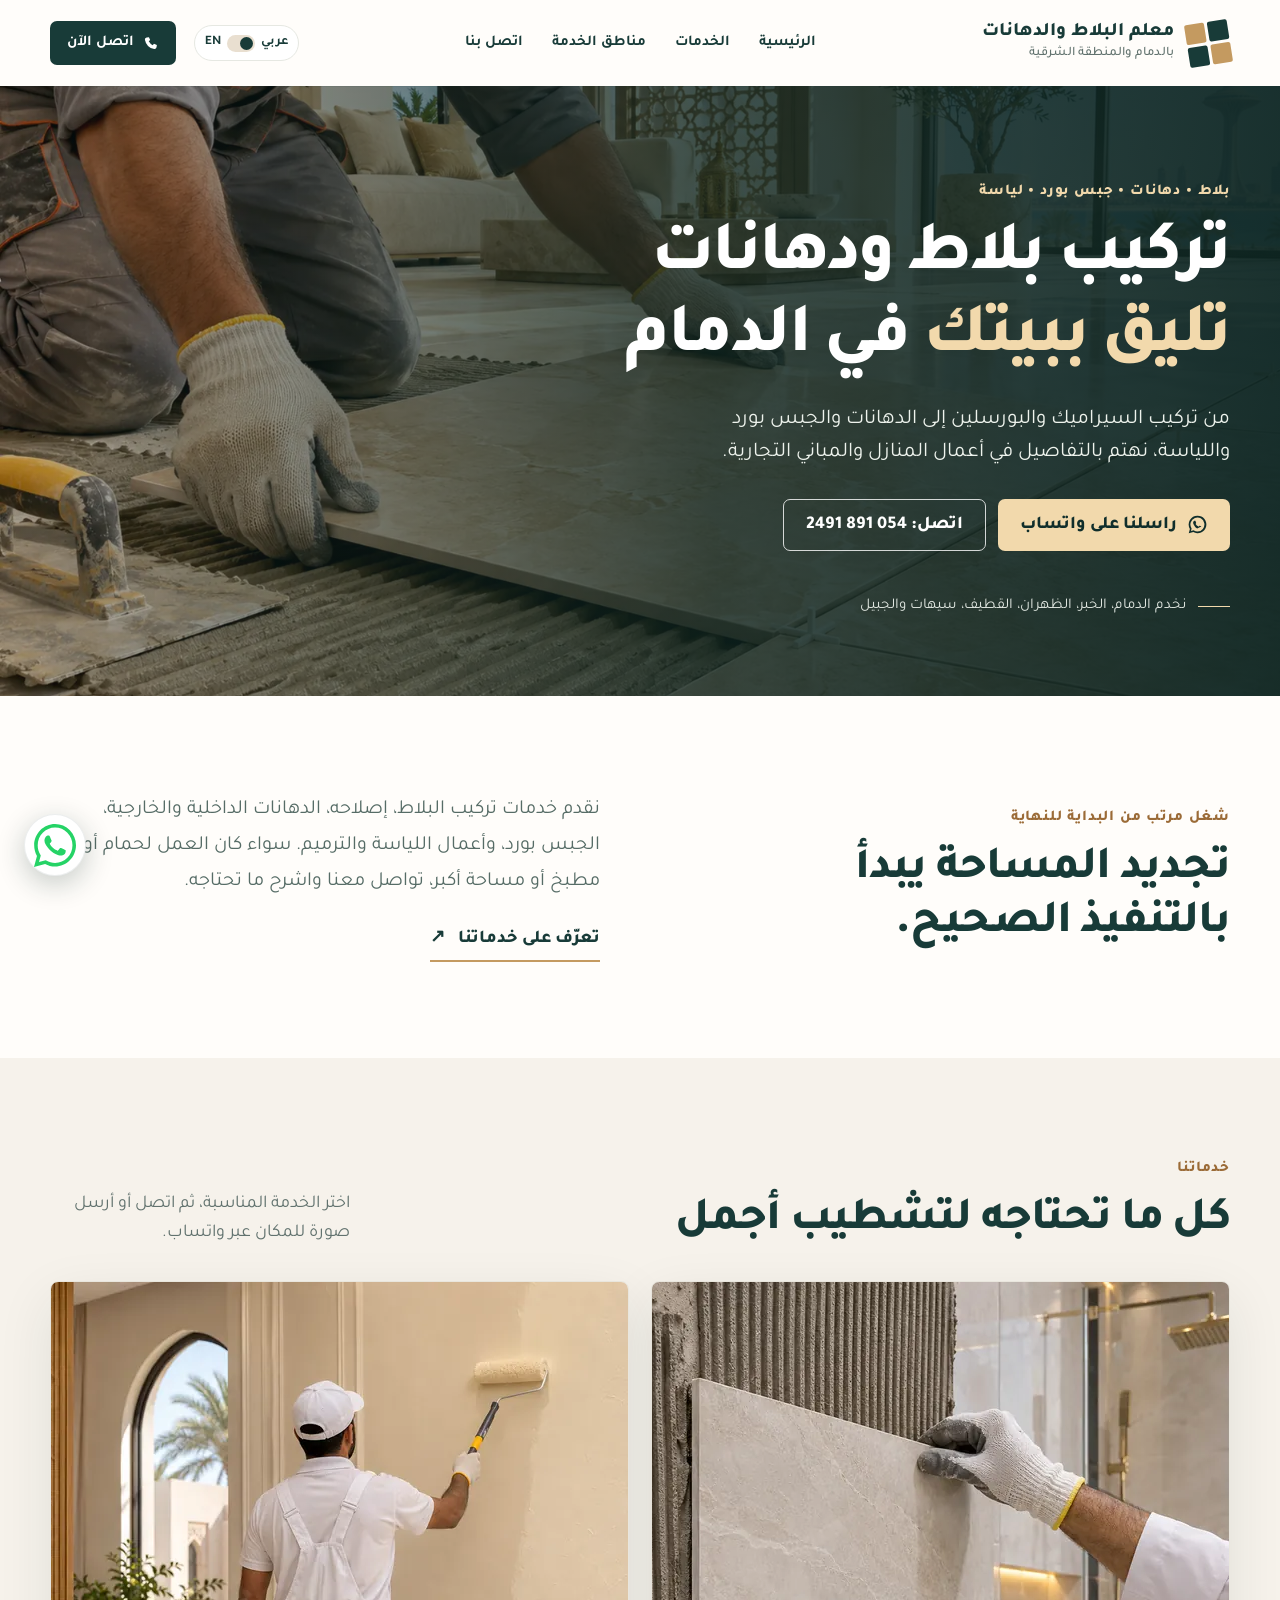
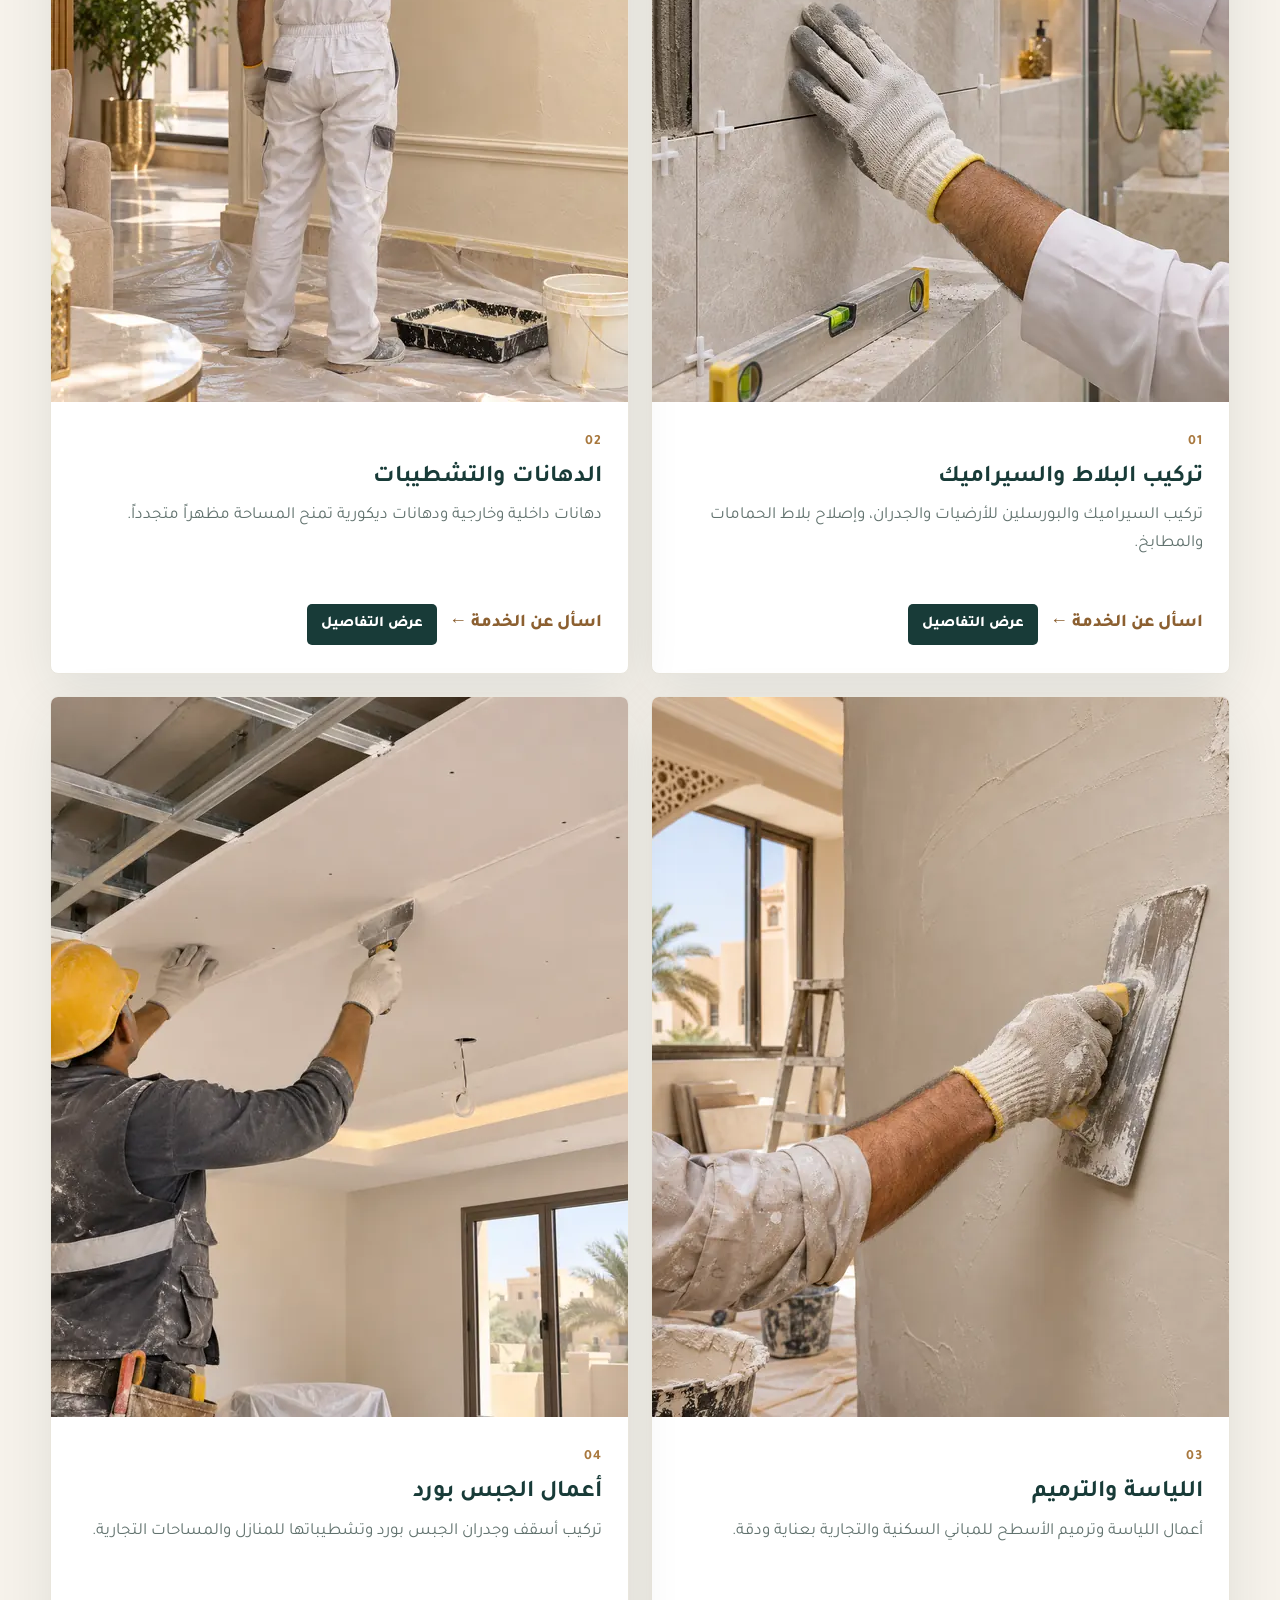
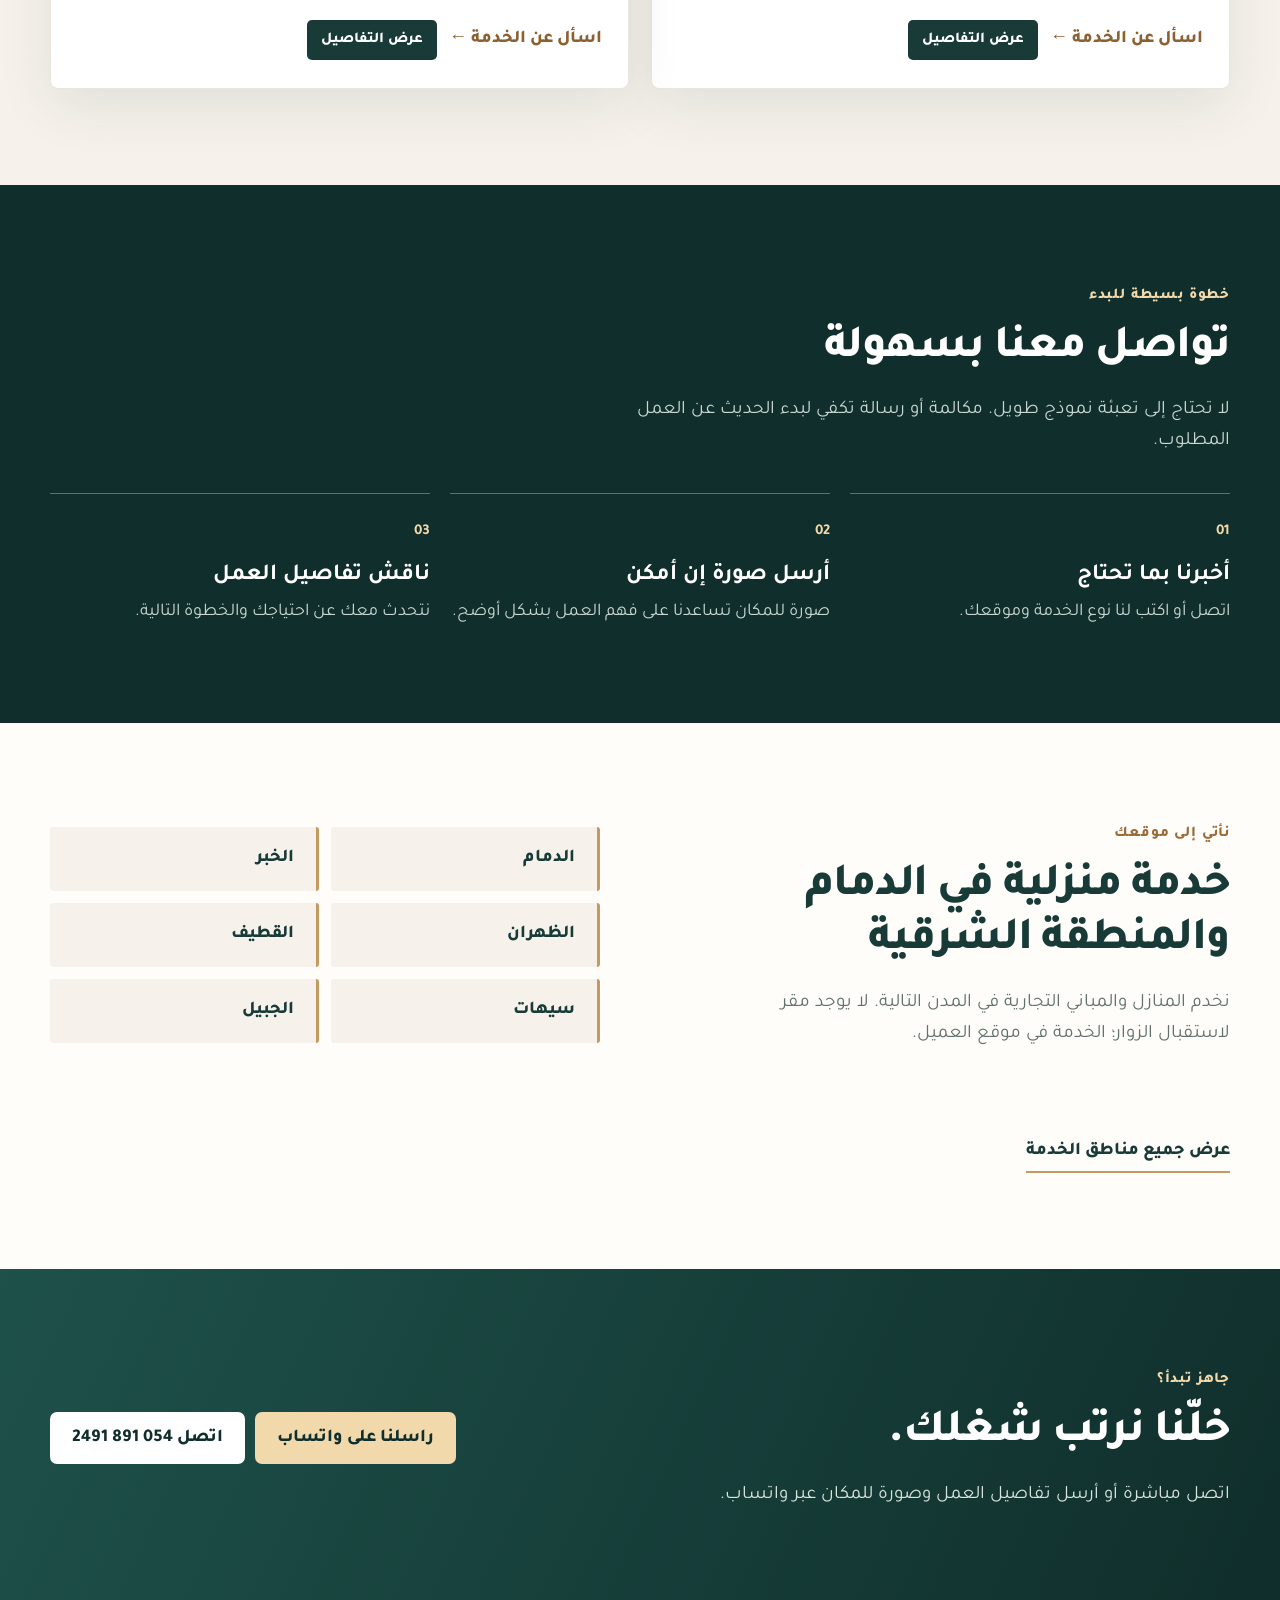
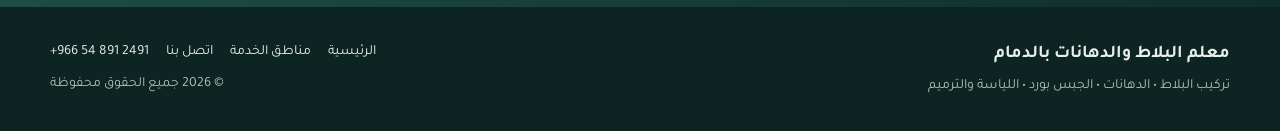
<file: ghukam-abbas-site/index.html>
<!doctype html>
<html lang="ar" dir="rtl">
<head>
  <meta charset="utf-8">
  <meta name="viewport" content="width=device-width, initial-scale=1, viewport-fit=cover">
  <meta name="theme-color" content="#163d39">
  <link rel="icon" type="image/svg+xml" href="assets/favicon.svg">
  <meta name="description" content="معلم البلاط والدهانات بالدمام: تركيب السيراميك والبورسلين، إصلاح بلاط الحمامات والمطابخ، الدهانات والجبس بورد واللياسة والترميم في الدمام والمنطقة الشرقية. اتصل 0548912491.">
  <title>معلم البلاط والدهانات بالدمام | تركيب البلاط والدهانات واللياسة</title>
  <link rel="preconnect" href="https://fonts.googleapis.com">
  <link rel="preconnect" href="https://fonts.gstatic.com" crossorigin>
  <link href="https://fonts.googleapis.com/css2?family=DM+Sans:wght@400;500;600;700&family=Tajawal:wght@400;500;700;800&display=swap" rel="stylesheet">
  <link rel="preload" as="image" href="assets/images/hero-tile.webp" fetchpriority="high">
  <link rel="stylesheet" href="css/style.css">
  <script type="application/ld+json">{"@context":"https://schema.org","@type":"HomeAndConstructionBusiness","name":"معلم البلاط والدهانات بالدمام","description":"تركيب البلاط والسيراميك والبورسلين، الدهانات الداخلية والخارجية، أعمال الجبس بورد، اللياسة والترميم في الدمام والمنطقة الشرقية.","telephone":"+966548912491","areaServed":[{"@type":"City","name":"Dammam"},{"@type":"City","name":"Saihat"},{"@type":"City","name":"Dhahran"},{"@type":"City","name":"Al Qatif"},{"@type":"City","name":"Al Jubail"},{"@type":"City","name":"Al Khobar"}],"contactPoint":{"@type":"ContactPoint","telephone":"+966548912491","contactType":"customer service","availableLanguage":["Arabic","English"]}}</script>
</head>
<body data-page="home">
  <a class="skip-link" href="#main" data-i18n="skip">تجاوز إلى المحتوى</a>
  <header class="site-header">
    <div class="shell header-inner">
      <a class="brand" href="index.html" aria-label="معلم البلاط والدهانات بالدمام" data-brand-aria>
        <span class="brand-mark" aria-hidden="true"><span></span><span></span><span></span><span></span></span>
        <span class="brand-name" data-i18n="brand">معلم البلاط والدهانات<br><small>بالدمام والمنطقة الشرقية</small></span>
      </a>
      <nav class="desktop-nav" aria-label="Main navigation">
        <a href="index.html" data-i18n="navHome">الرئيسية</a>
        <a href="#services" data-i18n="navServices">الخدمات</a>
        <a href="service-areas.html" data-i18n="navAreas">مناطق الخدمة</a>
        <a href="contact.html" data-i18n="navContact">اتصل بنا</a>
      </nav>
      <details class="mobile-menu"><summary data-i18n="menu">القائمة</summary><nav aria-label="Mobile navigation"><a href="index.html" data-i18n="navHome">الرئيسية</a><a href="#services" data-i18n="navServices">الخدمات</a><a href="service-areas.html" data-i18n="navAreas">مناطق الخدمة</a><a href="contact.html" data-i18n="navContact">اتصل بنا</a></nav></details>
      <div class="header-actions">
        <button class="language-switch" id="languageSwitch" type="button" aria-label="Switch to English" aria-pressed="false"><span class="current-lang">عربي</span><span class="switch-track" aria-hidden="true"><span></span></span><span>EN</span></button>
        <a class="header-call" href="tel:+966548912491"><svg viewBox="0 0 24 24" aria-hidden="true"><path d="M6.6 3.5 9.8 3l1.7 4.1-2 1.8a15 15 0 0 0 5.6 5.6l1.8-2L21 14.2l-.5 3.2a3 3 0 0 1-3.3 2.5A16.5 16.5 0 0 1 4.1 6.8 3 3 0 0 1 6.6 3.5Z"/></svg><span data-i18n="callNow">اتصل الآن</span></a>
      </div>
    </div>
  </header>

  <main id="main">
    <section class="hero" id="top">
      <div class="hero-image" role="img" aria-label="تركيب بلاط بورسلين في منزل حديث" data-image-aria></div>
      <div class="hero-shade"></div>
      <div class="shell hero-content">
        <span class="eyebrow light" data-i18n="heroKicker">بلاط • دهانات • جبس بورد • لياسة</span>
        <h1 data-i18n="heroTitle">تركيب بلاط ودهانات <em>تليق ببيتك</em> في الدمام</h1>
        <p data-i18n="heroText">من تركيب السيراميك والبورسلين إلى الدهانات والجبس بورد واللياسة، نهتم بالتفاصيل في أعمال المنازل والمباني التجارية.</p>
        <div class="hero-actions">
          <a class="button button-primary" href="https://wa.me/966548912491" data-wa="general" target="_blank" rel="noopener noreferrer"><svg viewBox="0 0 24 24" aria-hidden="true"><path d="M12 2a10 10 0 0 0-8.7 15L2 22l5.2-1.3A10 10 0 1 0 12 2Zm0 18a8 8 0 0 1-4.1-1.1l-.3-.2-3.1.8.8-3-.2-.3A8 8 0 1 1 12 20Zm4.4-5.8c-.2-.1-1.4-.7-1.6-.8-.2-.1-.4-.1-.5.1l-.7.8c-.1.1-.3.2-.5.1a6.6 6.6 0 0 1-3.3-2.9c-.2-.3.2-.4.6-.9.1-.2.1-.3 0-.5L9.7 8c-.2-.5-.4-.4-.6-.4h-.5c-.2 0-.5.1-.7.3a3 3 0 0 0-.9 2.2c0 1.3 1 2.5 1.1 2.7a9.3 9.3 0 0 0 3.5 3.9 3.9 0 0 0 4.5.3c.5-.3.8-1.1.8-1.5 0-.2-.2-.3-.5-.4Z"/></svg><span data-i18n="whatsappQuote">راسلنا على واتساب</span></a>
          <a class="button button-outline" href="tel:+966548912491"><span data-i18n="callNumber">اتصل: 054 891 2491</span></a>
        </div>
        <div class="hero-foot"><span class="hero-foot-line"></span><span data-i18n="heroArea">نخدم الدمام، الخبر، الظهران، القطيف، سيهات والجبيل</span></div>
      </div>
    </section>

    <section class="intro section-pad">
      <div class="shell intro-grid">
        <div><span class="eyebrow" data-i18n="introKicker">شغل مرتب من البداية للنهاية</span><h2 data-i18n="introTitle">تجديد المساحة يبدأ<br>بالتنفيذ الصحيح.</h2></div>
        <div class="intro-copy"><p data-i18n="introText">نقدم خدمات تركيب البلاط، إصلاحه، الدهانات الداخلية والخارجية، الجبس بورد، وأعمال اللياسة والترميم. سواء كان العمل لحمام أو مطبخ أو مساحة أكبر، تواصل معنا واشرح ما تحتاجه.</p><a class="text-link" href="#services"><span data-i18n="exploreServices">تعرّف على خدماتنا</span><span aria-hidden="true">↗</span></a></div>
      </div>
    </section>

    <section class="services section-pad" id="services">
      <div class="shell">
        <div class="section-heading"><div><span class="eyebrow" data-i18n="servicesKicker">خدماتنا</span><h2 data-i18n="servicesTitle">كل ما تحتاجه لتشطيب أجمل</h2></div><p data-i18n="servicesLead">اختر الخدمة المناسبة، ثم اتصل أو أرسل صورة للمكان عبر واتساب.</p></div>
        <div class="service-grid">
          <article class="service-card"><img src="assets/images/service-tiles.webp" width="720" height="720" loading="lazy" decoding="async" alt="تركيب بلاط سيراميك وبورسلين على جدار حمام" data-alt="tilesAlt"><div class="service-body"><span class="service-number">01</span><h3 data-i18n="tileTitle">تركيب البلاط والسيراميك</h3><p data-i18n="tileText">تركيب السيراميك والبورسلين للأرضيات والجدران، وإصلاح بلاط الحمامات والمطابخ.</p><a href="https://wa.me/966548912491?text=%D8%A3%D8%B1%D9%8A%D8%AF%20%D8%A7%D9%84%D8%A7%D8%B3%D8%AA%D9%81%D8%B3%D8%A7%D8%B1%20%D8%B9%D9%86%20%D8%AA%D8%B1%D9%83%D9%8A%D8%A8%20%D8%A7%D9%84%D8%A8%D9%84%D8%A7%D8%B7" data-wa="tiles" target="_blank" rel="noopener noreferrer" data-i18n="askService">اسأل عن الخدمة ←</a><a class="details-link" href="tiles.html" data-i18n="viewDetails">عرض التفاصيل</a></div></article>
          <article class="service-card"><img src="assets/images/service-paint.webp" width="720" height="720" loading="lazy" decoding="async" alt="دهان جدار داخلي في منزل حديث" data-alt="paintAlt"><div class="service-body"><span class="service-number">02</span><h3 data-i18n="paintTitle">الدهانات والتشطيبات</h3><p data-i18n="paintText">دهانات داخلية وخارجية ودهانات ديكورية تمنح المساحة مظهراً متجدداً.</p><a href="https://wa.me/966548912491?text=%D8%A3%D8%B1%D9%8A%D8%AF%20%D8%A7%D9%84%D8%A7%D8%B3%D8%AA%D9%81%D8%B3%D8%A7%D8%B1%20%D8%B9%D9%86%20%D8%A7%D9%84%D8%AF%D9%87%D8%A7%D9%86%D8%A7%D8%AA" data-wa="paint" target="_blank" rel="noopener noreferrer" data-i18n="askService">اسأل عن الخدمة ←</a><a class="details-link" href="painting.html" data-i18n="viewDetails">عرض التفاصيل</a></div></article>
          <article class="service-card"><img src="assets/images/service-plaster.webp" width="720" height="720" loading="lazy" decoding="async" alt="تسوية اللياسة على جدار داخلي" data-alt="plasterAlt"><div class="service-body"><span class="service-number">03</span><h3 data-i18n="plasterTitle">اللياسة والترميم</h3><p data-i18n="plasterText">أعمال اللياسة وترميم الأسطح للمباني السكنية والتجارية بعناية ودقة.</p><a href="https://wa.me/966548912491?text=%D8%A3%D8%B1%D9%8A%D8%AF%20%D8%A7%D9%84%D8%A7%D8%B3%D8%AA%D9%81%D8%B3%D8%A7%D8%B1%20%D8%B9%D9%86%20%D8%A7%D9%84%D9%84%D9%8A%D8%A7%D8%B3%D8%A9%20%D9%88%D8%A7%D9%84%D8%AA%D8%B1%D9%85%D9%8A%D9%85" data-wa="plaster" target="_blank" rel="noopener noreferrer" data-i18n="askService">اسأل عن الخدمة ←</a><a class="details-link" href="plastering.html" data-i18n="viewDetails">عرض التفاصيل</a></div></article>
          <article class="service-card"><img src="assets/images/service-gypsum.webp" width="720" height="720" loading="lazy" decoding="async" alt="تركيب سقف جبس بورد في منزل حديث" data-alt="gypsumAlt"><div class="service-body"><span class="service-number">04</span><h3 data-i18n="gypsumTitle">أعمال الجبس بورد</h3><p data-i18n="gypsumText">تركيب أسقف وجدران الجبس بورد وتشطيباتها للمنازل والمساحات التجارية.</p><a href="https://wa.me/966548912491" data-wa="gypsum" target="_blank" rel="noopener noreferrer" data-i18n="askService">اسأل عن الخدمة ←</a><a class="details-link" href="gypsum-board.html" data-i18n="viewDetails">عرض التفاصيل</a></div></article>
        </div>
      </div>
    </section>

    <section class="process section-pad" id="process"><div class="shell"><div class="process-heading"><span class="eyebrow light" data-i18n="processKicker">خطوة بسيطة للبدء</span><h2 data-i18n="processTitle">تواصل معنا بسهولة</h2><p data-i18n="processLead">لا تحتاج إلى تعبئة نموذج طويل. مكالمة أو رسالة تكفي لبدء الحديث عن العمل المطلوب.</p></div><div class="steps"><div class="step"><b>01</b><h3 data-i18n="stepOneTitle">أخبرنا بما تحتاج</h3><p data-i18n="stepOneText">اتصل أو اكتب لنا نوع الخدمة وموقعك.</p></div><div class="step"><b>02</b><h3 data-i18n="stepTwoTitle">أرسل صورة إن أمكن</h3><p data-i18n="stepTwoText">صورة للمكان تساعدنا على فهم العمل بشكل أوضح.</p></div><div class="step"><b>03</b><h3 data-i18n="stepThreeTitle">ناقش تفاصيل العمل</h3><p data-i18n="stepThreeText">نتحدث معك عن احتياجك والخطوة التالية.</p></div></div></div></section>

    <section class="areas section-pad" id="areas"><div class="shell areas-grid"><div><span class="eyebrow" data-i18n="areasKicker">نأتي إلى موقعك</span><h2 data-i18n="areasTitle">خدمة منزلية في الدمام والمنطقة الشرقية</h2><p data-i18n="areasText">نخدم المنازل والمباني التجارية في المدن التالية. لا يوجد مقر لاستقبال الزوار؛ الخدمة في موقع العميل.</p></div><div class="area-list" aria-label="Service areas"><span data-i18n="dammam">الدمام</span><span data-i18n="khobar">الخبر</span><span data-i18n="dhahran">الظهران</span><span data-i18n="qatif">القطيف</span><span data-i18n="saihat">سيهات</span><span data-i18n="jubail">الجبيل</span></div><a class="text-link areas-more" href="service-areas.html" data-i18n="allAreas">عرض جميع مناطق الخدمة</a></div></section>

    <section class="contact section-pad" id="contact"><div class="shell contact-inner"><div><span class="eyebrow light" data-i18n="contactKicker">جاهز تبدأ؟</span><h2 data-i18n="contactTitle">خلّنا نرتب شغلك.</h2><p data-i18n="contactText">اتصل مباشرة أو أرسل تفاصيل العمل وصورة للمكان عبر واتساب.</p></div><div class="contact-actions"><a class="button button-primary" href="https://wa.me/966548912491" target="_blank" rel="noopener noreferrer" data-i18n="contactWhatsApp">راسلنا على واتساب</a><a class="button button-light" href="tel:+966548912491" data-i18n="contactCall">اتصل 054 891 2491</a></div></div></section>
  </main>

  <footer class="site-footer"><div class="shell footer-inner"><div><strong data-i18n="footerBrand">معلم البلاط والدهانات بالدمام</strong><span data-i18n="footerTag">تركيب البلاط • الدهانات • الجبس بورد • اللياسة والترميم</span></div><div class="footer-links"><a href="index.html" data-i18n="navHome">الرئيسية</a><a href="service-areas.html" data-i18n="navAreas">مناطق الخدمة</a><a href="contact.html" data-i18n="navContact">اتصل بنا</a><a href="tel:+966548912491" dir="ltr">+966 54 891 2491</a><span>© <span id="year"></span> <span data-i18n="rights">جميع الحقوق محفوظة</span></span></div></div></footer>
  <a class="floating-whatsapp" href="https://wa.me/966548912491" data-wa="general" data-wa-aria aria-label="راسلنا على واتساب" title="WhatsApp" target="_blank" rel="noopener noreferrer"><img src="assets/whatsapp-logo.svg" width="42" height="42" alt="" aria-hidden="true"></a>
  <div class="mobile-cta" aria-label="Contact options"><a href="tel:+966548912491"><svg viewBox="0 0 24 24" aria-hidden="true"><path d="M6.6 3.5 9.8 3l1.7 4.1-2 1.8a15 15 0 0 0 5.6 5.6l1.8-2L21 14.2l-.5 3.2a3 3 0 0 1-3.3 2.5A16.5 16.5 0 0 1 4.1 6.8 3 3 0 0 1 6.6 3.5Z"/></svg><span data-i18n="callNow">اتصل الآن</span></a><a class="mobile-whatsapp" href="https://wa.me/966548912491" target="_blank" rel="noopener noreferrer"><span data-i18n="mobileWhatsApp">واتساب</span></a></div>
  <script src="js/main.js" defer></script>
</body>
</html>
</file>
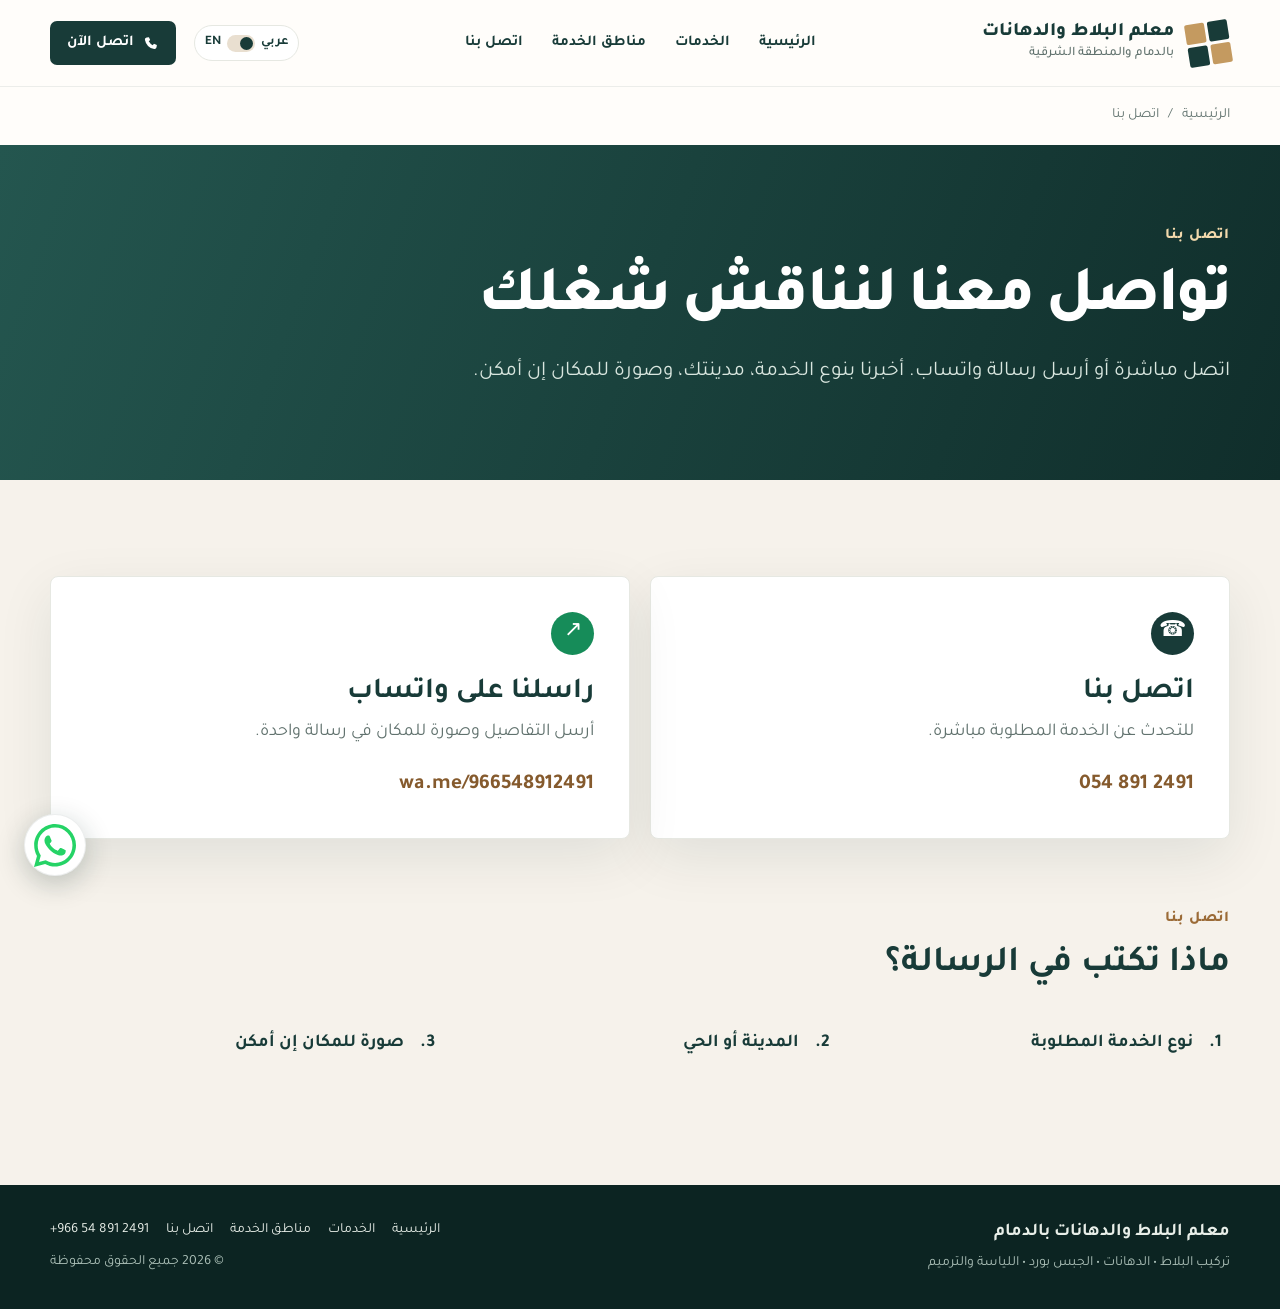
<file: ghukam-abbas-site/contact.html>
<!doctype html><html lang="ar" dir="rtl"><head><meta charset="utf-8"><meta name="viewport" content="width=device-width,initial-scale=1,viewport-fit=cover"><meta name="theme-color" content="#163d39"><link rel="icon" type="image/svg+xml" href="assets/favicon.svg"><title>اتصل بمعلم البلاط والدهانات بالدمام | 0548912491</title><meta name="description" content="اتصل 0548912491 أو راسل معلم البلاط والدهانات بالدمام عبر واتساب لخدمات البلاط والدهانات والجبس بورد واللياسة."><link rel="preconnect" href="https://fonts.googleapis.com"><link rel="preconnect" href="https://fonts.gstatic.com" crossorigin><link href="https://fonts.googleapis.com/css2?family=DM+Sans:wght@400;500;600;700&family=Tajawal:wght@400;500;700;800&display=swap" rel="stylesheet"><link rel="stylesheet" href="css/style.css"></head><body data-page="contact"><a class="skip-link" href="#main" data-i18n="skip">تجاوز إلى المحتوى</a><header class="site-header"><div class="shell header-inner">
      <a class="brand" href="index.html" aria-label="معلم البلاط والدهانات بالدمام" data-brand-aria><span class="brand-mark" aria-hidden="true"><span></span><span></span><span></span><span></span></span><span class="brand-name" data-i18n="brand">معلم البلاط والدهانات<br><small>بالدمام والمنطقة الشرقية</small></span></a>
      <nav class="desktop-nav" aria-label="Main navigation"><a href="index.html" data-i18n="navHome">الرئيسية</a><a href="index.html#services" data-i18n="navServices">الخدمات</a><a href="service-areas.html" data-i18n="navAreas">مناطق الخدمة</a><a href="contact.html" data-i18n="navContact">اتصل بنا</a></nav>
      <details class="mobile-menu"><summary data-i18n="menu">القائمة</summary><nav aria-label="Mobile navigation"><a href="index.html" data-i18n="navHome">الرئيسية</a><a href="index.html#services" data-i18n="navServices">الخدمات</a><a href="service-areas.html" data-i18n="navAreas">مناطق الخدمة</a><a href="contact.html" data-i18n="navContact">اتصل بنا</a></nav></details>
      <div class="header-actions"><button class="language-switch" id="languageSwitch" type="button" aria-label="Switch to English" aria-pressed="false"><span>عربي</span><span class="switch-track" aria-hidden="true"><span></span></span><span>EN</span></button><a class="header-call" href="tel:+966548912491"><svg viewBox="0 0 24 24" aria-hidden="true"><path d="M6.6 3.5 9.8 3l1.7 4.1-2 1.8a15 15 0 0 0 5.6 5.6l1.8-2L21 14.2l-.5 3.2a3 3 0 0 1-3.3 2.5A16.5 16.5 0 0 1 4.1 6.8 3 3 0 0 1 6.6 3.5Z"/></svg><span data-i18n="callNow">اتصل الآن</span></a></div>
    </div></header><main id="main"><nav class="breadcrumb shell" aria-label="Breadcrumb"><a href="index.html" data-i18n="breadcrumbHome">الرئيسية</a><span aria-hidden="true">/</span><span data-i18n="eyebrow">اتصل بنا</span></nav><section class="simple-hero"><div class="shell"><span class="eyebrow light" data-i18n="eyebrow">اتصل بنا</span><h1 data-i18n="headline">تواصل معنا لنناقش شغلك</h1><p data-i18n="lead">اتصل مباشرة أو أرسل رسالة واتساب. أخبرنا بنوع الخدمة، مدينتك، وصورة للمكان إن أمكن.</p></div></section><section class="section-pad contact-page"><div class="shell"><div class="contact-methods"><a class="contact-method" href="tel:+966548912491"><span class="method-icon">☎</span><h2 data-i18n="phoneTitle">اتصل بنا</h2><p data-i18n="phoneText">للتحدث عن الخدمة المطلوبة مباشرة.</p><strong dir="ltr">054 891 2491</strong></a><a class="contact-method" href="https://wa.me/966548912491" data-wa="service" target="_blank" rel="noopener noreferrer"><span class="method-icon">↗</span><h2 data-i18n="waTitle">راسلنا على واتساب</h2><p data-i18n="waText">أرسل التفاصيل وصورة للمكان في رسالة واحدة.</p><strong dir="ltr">wa.me/966548912491</strong></a></div><div class="contact-help"><span class="eyebrow" data-i18n="eyebrow">اتصل بنا</span><h2 data-i18n="helpTitle">ماذا تكتب في الرسالة؟</h2><ol><li data-i18n="help1">نوع الخدمة المطلوبة</li><li data-i18n="help2">المدينة أو الحي</li><li data-i18n="help3">صورة للمكان إن أمكن</li></ol></div></div></section></main><footer class="site-footer"><div class="shell footer-inner"><div><strong data-i18n="footerBrand">معلم البلاط والدهانات بالدمام</strong><span data-i18n="footerTag">تركيب البلاط • الدهانات • الجبس بورد • اللياسة والترميم</span></div><div class="footer-links"><a href="index.html" data-i18n="navHome">الرئيسية</a><a href="index.html#services" data-i18n="navServices">الخدمات</a><a href="service-areas.html" data-i18n="navAreas">مناطق الخدمة</a><a href="contact.html" data-i18n="navContact">اتصل بنا</a><a href="tel:+966548912491" dir="ltr">+966 54 891 2491</a><span>© <span id="year"></span> <span data-i18n="rights">جميع الحقوق محفوظة</span></span></div></div></footer>
  <a class="floating-whatsapp" href="https://wa.me/966548912491" data-wa="service" data-wa-aria aria-label="راسلنا على واتساب" title="WhatsApp" target="_blank" rel="noopener noreferrer"><img src="assets/whatsapp-logo.svg" width="42" height="42" alt="" aria-hidden="true"></a>
  <div class="mobile-cta" aria-label="Contact options"><a href="tel:+966548912491"><svg viewBox="0 0 24 24" aria-hidden="true"><path d="M6.6 3.5 9.8 3l1.7 4.1-2 1.8a15 15 0 0 0 5.6 5.6l1.8-2L21 14.2l-.5 3.2a3 3 0 0 1-3.3 2.5A16.5 16.5 0 0 1 4.1 6.8 3 3 0 0 1 6.6 3.5Z"/></svg><span data-i18n="callNow">اتصل الآن</span></a><a class="mobile-whatsapp" href="https://wa.me/966548912491" data-wa="service" target="_blank" rel="noopener noreferrer"><span data-i18n="mobileWhatsApp">واتساب</span></a></div><script id="page-data" type="application/json">{"ar": {"skip": "تجاوز إلى المحتوى", "brand": "معلم البلاط والدهانات<br><small>بالدمام والمنطقة الشرقية<\/small>", "navHome": "الرئيسية", "navServices": "الخدمات", "navAreas": "مناطق الخدمة", "navContact": "اتصل بنا", "menu": "القائمة", "callNow": "اتصل الآن", "breadcrumbHome": "الرئيسية", "callNumber": "اتصل: 054 891 2491", "whatsappQuote": "راسلنا على واتساب", "coverage": "نخدم الدمام، سيهات، الظهران، القطيف، الجبيل والخبر", "nextTitle": "ابدأ برسالة أو مكالمة", "nextText": "أخبرنا بالخدمة المطلوبة وموقعك. يمكنك إرسال صورة للمكان عبر واتساب.", "relatedTitle": "خدمات أخرى قد تحتاجها", "moreServices": "جميع الخدمات", "footerBrand": "معلم البلاط والدهانات بالدمام", "footerTag": "تركيب البلاط • الدهانات • الجبس بورد • اللياسة والترميم", "rights": "جميع الحقوق محفوظة", "mobileWhatsApp": "واتساب", "metaTitle": "اتصل بمعلم البلاط والدهانات بالدمام | 0548912491", "metaDescription": "اتصل 0548912491 أو راسل معلم البلاط والدهانات بالدمام عبر واتساب لخدمات البلاط والدهانات والجبس بورد واللياسة.", "eyebrow": "اتصل بنا", "headline": "تواصل معنا لنناقش شغلك", "lead": "اتصل مباشرة أو أرسل رسالة واتساب. أخبرنا بنوع الخدمة، مدينتك، وصورة للمكان إن أمكن.", "phoneTitle": "اتصل بنا", "phoneText": "للتحدث عن الخدمة المطلوبة مباشرة.", "waTitle": "راسلنا على واتساب", "waText": "أرسل التفاصيل وصورة للمكان في رسالة واحدة.", "helpTitle": "ماذا تكتب في الرسالة؟", "help1": "نوع الخدمة المطلوبة", "help2": "المدينة أو الحي", "help3": "صورة للمكان إن أمكن", "wa": "السلام عليكم، أريد الاستفسار عن خدمات البلاط والدهانات والجبس بورد"}, "en": {"skip": "Skip to content", "brand": "Dammam Tile & Paint<br><small>Eastern Province services<\/small>", "navHome": "Home", "navServices": "Services", "navAreas": "Service areas", "navContact": "Contact", "menu": "Menu", "callNow": "Call now", "breadcrumbHome": "Home", "callNumber": "Call: 054 891 2491", "whatsappQuote": "Message on WhatsApp", "coverage": "Serving Dammam, Saihat, Dhahran, Al Qatif, Al Jubail and Al Khobar", "nextTitle": "Start with a message or call", "nextText": "Tell us the service you need and your location. You can send a photo of the space on WhatsApp.", "relatedTitle": "Other services you may need", "moreServices": "All services", "footerBrand": "Dammam Tile & Paint", "footerTag": "Tile installation • Painting • Gypsum board • Plastering and restoration", "rights": "All rights reserved", "mobileWhatsApp": "WhatsApp", "metaTitle": "Contact Dammam Tile & Paint | 054 891 2491", "metaDescription": "Call 054 891 2491 or message Dammam Tile & Paint on WhatsApp about tile, painting, gypsum board and plastering services.", "eyebrow": "CONTACT", "headline": "Tell us about the work you need", "lead": "Call us directly or send a WhatsApp message. Tell us the service, your city, and include a photo of the space if you can.", "phoneTitle": "Call us", "phoneText": "Speak directly about the service you need.", "waTitle": "Message on WhatsApp", "waText": "Send the details and a photo of the space in one message.", "helpTitle": "What to include in your message", "help1": "The service you need", "help2": "Your city or neighborhood", "help3": "A photo of the space if possible", "wa": "Hello, I would like to ask about tile, painting or gypsum board services"}}</script><script src="js/detail.js" defer></script></body></html>
</file>
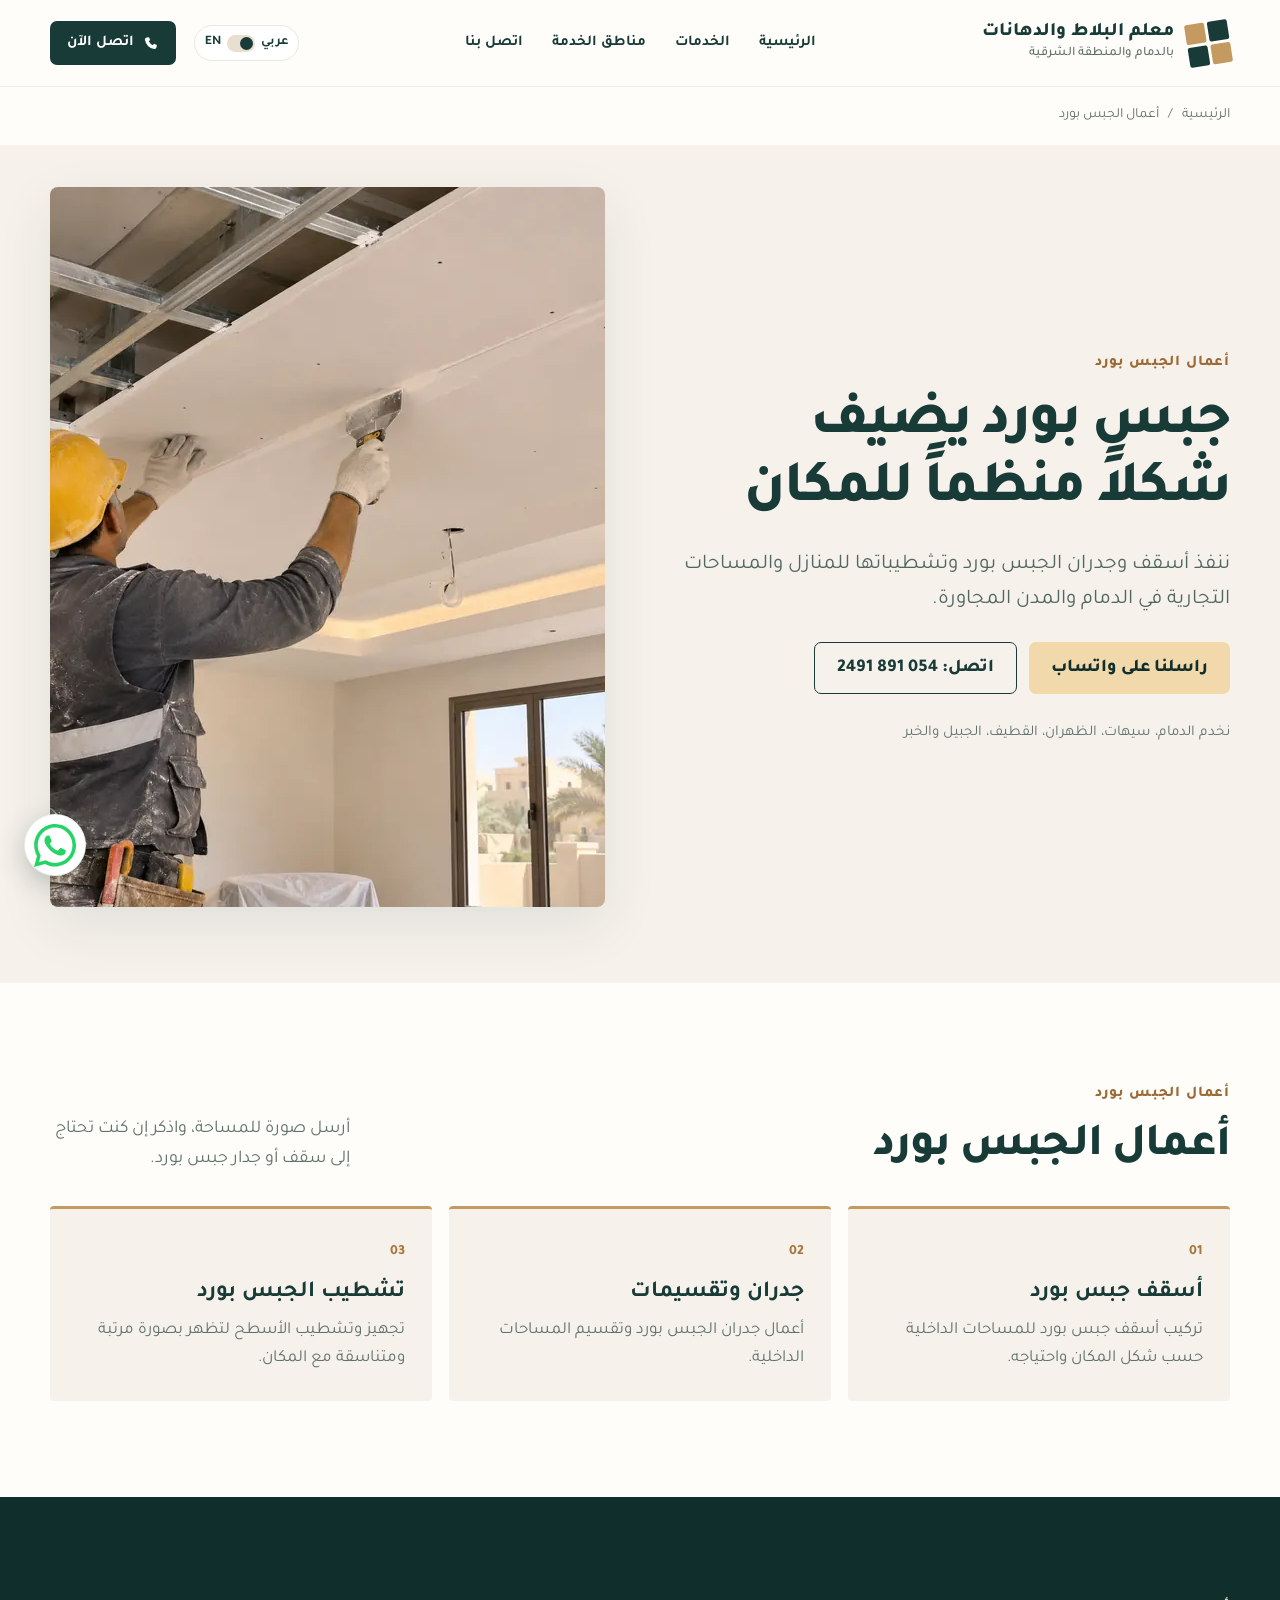
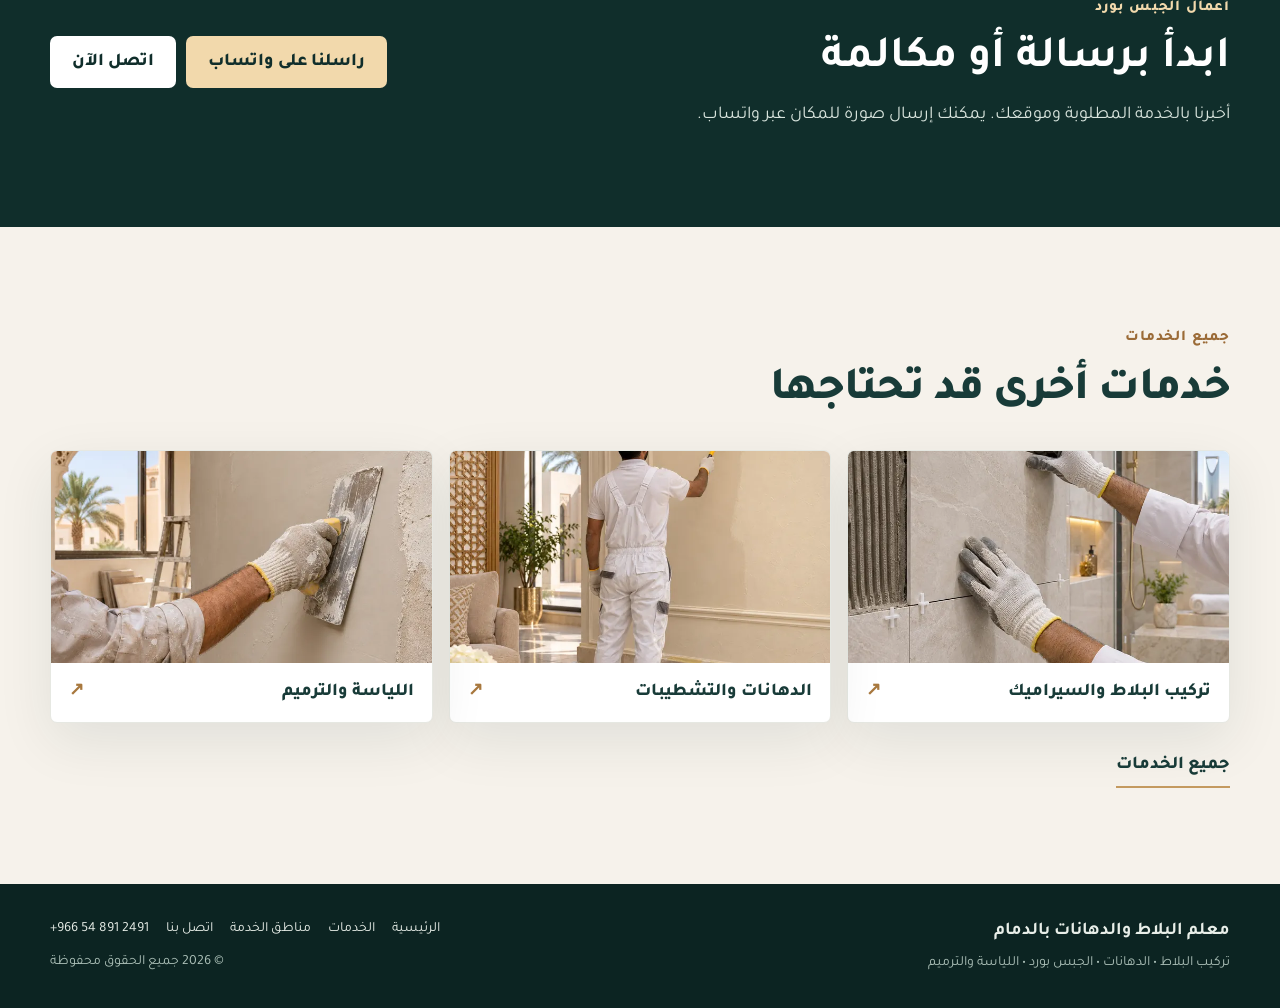
<file: ghukam-abbas-site/gypsum-board.html>
<!doctype html><html lang="ar" dir="rtl"><head><meta charset="utf-8"><meta name="viewport" content="width=device-width,initial-scale=1,viewport-fit=cover"><meta name="theme-color" content="#163d39"><link rel="icon" type="image/svg+xml" href="assets/favicon.svg"><title>تركيب الجبس بورد في الدمام | أسقف وجدران جبس بورد</title><meta name="description" content="أعمال الجبس بورد للأسقف والجدران وتشطيباتها في الدمام والمنطقة الشرقية. اتصل 0548912491 أو راسلنا على واتساب."><link rel="preconnect" href="https://fonts.googleapis.com"><link rel="preconnect" href="https://fonts.gstatic.com" crossorigin><link href="https://fonts.googleapis.com/css2?family=DM+Sans:wght@400;500;600;700&family=Tajawal:wght@400;500;700;800&display=swap" rel="stylesheet"><link rel="preload" as="image" href="assets/images/service-gypsum.webp" fetchpriority="high"><link rel="stylesheet" href="css/style.css"><script type="application/ld+json">{"@context": "https://schema.org", "@type": "Service", "name": "أعمال الجبس بورد", "description": "ننفذ أسقف وجدران الجبس بورد وتشطيباتها للمنازل والمساحات التجارية في الدمام والمدن المجاورة.", "provider": {"@type": "HomeAndConstructionBusiness", "name": "معلم البلاط والدهانات بالدمام", "telephone": "+966548912491"}, "areaServed": ["Dammam", "Saihat", "Dhahran", "Al Qatif", "Al Jubail", "Al Khobar"]}</script></head><body data-page="gypsum"><a class="skip-link" href="#main" data-i18n="skip">تجاوز إلى المحتوى</a><header class="site-header"><div class="shell header-inner">
      <a class="brand" href="index.html" aria-label="معلم البلاط والدهانات بالدمام" data-brand-aria><span class="brand-mark" aria-hidden="true"><span></span><span></span><span></span><span></span></span><span class="brand-name" data-i18n="brand">معلم البلاط والدهانات<br><small>بالدمام والمنطقة الشرقية</small></span></a>
      <nav class="desktop-nav" aria-label="Main navigation"><a href="index.html" data-i18n="navHome">الرئيسية</a><a href="index.html#services" data-i18n="navServices">الخدمات</a><a href="service-areas.html" data-i18n="navAreas">مناطق الخدمة</a><a href="contact.html" data-i18n="navContact">اتصل بنا</a></nav>
      <details class="mobile-menu"><summary data-i18n="menu">القائمة</summary><nav aria-label="Mobile navigation"><a href="index.html" data-i18n="navHome">الرئيسية</a><a href="index.html#services" data-i18n="navServices">الخدمات</a><a href="service-areas.html" data-i18n="navAreas">مناطق الخدمة</a><a href="contact.html" data-i18n="navContact">اتصل بنا</a></nav></details>
      <div class="header-actions"><button class="language-switch" id="languageSwitch" type="button" aria-label="Switch to English" aria-pressed="false"><span>عربي</span><span class="switch-track" aria-hidden="true"><span></span></span><span>EN</span></button><a class="header-call" href="tel:+966548912491"><svg viewBox="0 0 24 24" aria-hidden="true"><path d="M6.6 3.5 9.8 3l1.7 4.1-2 1.8a15 15 0 0 0 5.6 5.6l1.8-2L21 14.2l-.5 3.2a3 3 0 0 1-3.3 2.5A16.5 16.5 0 0 1 4.1 6.8 3 3 0 0 1 6.6 3.5Z"/></svg><span data-i18n="callNow">اتصل الآن</span></a></div>
    </div></header><main id="main"><nav class="breadcrumb shell" aria-label="Breadcrumb"><a href="index.html" data-i18n="breadcrumbHome">الرئيسية</a><span aria-hidden="true">/</span><span data-i18n="eyebrow">أعمال الجبس بورد</span></nav>
    <section class="detail-hero"><div class="shell detail-hero-grid"><div class="detail-hero-copy"><span class="eyebrow" data-i18n="eyebrow">أعمال الجبس بورد</span><h1 data-i18n="headline">جبس بورد يضيف شكلاً منظماً للمكان</h1><p data-i18n="lead">ننفذ أسقف وجدران الجبس بورد وتشطيباتها للمنازل والمساحات التجارية في الدمام والمدن المجاورة.</p><div class="hero-actions"><a class="button button-primary" href="https://wa.me/966548912491" data-wa="service" target="_blank" rel="noopener noreferrer" data-i18n="whatsappQuote">راسلنا على واتساب</a><a class="button button-dark-outline" href="tel:+966548912491" data-i18n="callNumber">اتصل: 054 891 2491</a></div><div class="detail-coverage" data-i18n="coverage">نخدم الدمام، سيهات، الظهران، القطيف، الجبيل والخبر</div></div><div class="detail-hero-photo"><img src="assets/images/service-gypsum.webp" width="720" height="720" alt="تركيب سقف جبس بورد في منزل حديث" data-alt="imageAlt" fetchpriority="high"></div></div></section>
    <section class="detail-points section-pad"><div class="shell"><div class="section-heading"><div><span class="eyebrow" data-i18n="eyebrow">أعمال الجبس بورد</span><h2 data-i18n="pointTitle">أعمال الجبس بورد</h2></div><p data-i18n="pointIntro">أرسل صورة للمساحة، واذكر إن كنت تحتاج إلى سقف أو جدار جبس بورد.</p></div><div class="point-grid"><div class="detail-point"><span class="point-num">01</span><h3 data-i18n="f1Title">أسقف جبس بورد</h3><p data-i18n="f1Text">تركيب أسقف جبس بورد للمساحات الداخلية حسب شكل المكان واحتياجه.</p></div><div class="detail-point"><span class="point-num">02</span><h3 data-i18n="f2Title">جدران وتقسيمات</h3><p data-i18n="f2Text">أعمال جدران الجبس بورد وتقسيم المساحات الداخلية.</p></div><div class="detail-point"><span class="point-num">03</span><h3 data-i18n="f3Title">تشطيب الجبس بورد</h3><p data-i18n="f3Text">تجهيز وتشطيب الأسطح لتظهر بصورة مرتبة ومتناسقة مع المكان.</p></div></div></div></section>
    <section class="detail-next section-pad"><div class="shell detail-next-inner"><div><span class="eyebrow light" data-i18n="eyebrow">أعمال الجبس بورد</span><h2 data-i18n="nextTitle">ابدأ برسالة أو مكالمة</h2><p data-i18n="nextText">أخبرنا بالخدمة المطلوبة وموقعك. يمكنك إرسال صورة للمكان عبر واتساب.</p></div><div class="contact-actions"><a class="button button-primary" href="https://wa.me/966548912491" data-wa="service" target="_blank" rel="noopener noreferrer" data-i18n="whatsappQuote">راسلنا على واتساب</a><a class="button button-light" href="tel:+966548912491" data-i18n="callNow">اتصل الآن</a></div></div></section>
    <section class="related section-pad"><div class="shell"><div class="section-heading"><div><span class="eyebrow" data-i18n="moreServices">جميع الخدمات</span><h2 data-i18n="relatedTitle">خدمات أخرى قد تحتاجها</h2></div></div><div class="related-grid"><a class="related-card" href="tiles.html"><img src="assets/images/service-tiles.webp" alt="" loading="lazy" decoding="async"><span data-i18n="related_tiles">تركيب البلاط والسيراميك</span><span aria-hidden="true">↗</span></a><a class="related-card" href="painting.html"><img src="assets/images/service-paint.webp" alt="" loading="lazy" decoding="async"><span data-i18n="related_painting">الدهانات والتشطيبات</span><span aria-hidden="true">↗</span></a><a class="related-card" href="plastering.html"><img src="assets/images/service-plaster.webp" alt="" loading="lazy" decoding="async"><span data-i18n="related_plastering">اللياسة والترميم</span><span aria-hidden="true">↗</span></a></div><a class="text-link" href="index.html#services" data-i18n="moreServices">جميع الخدمات</a></div></section></main><footer class="site-footer"><div class="shell footer-inner"><div><strong data-i18n="footerBrand">معلم البلاط والدهانات بالدمام</strong><span data-i18n="footerTag">تركيب البلاط • الدهانات • الجبس بورد • اللياسة والترميم</span></div><div class="footer-links"><a href="index.html" data-i18n="navHome">الرئيسية</a><a href="index.html#services" data-i18n="navServices">الخدمات</a><a href="service-areas.html" data-i18n="navAreas">مناطق الخدمة</a><a href="contact.html" data-i18n="navContact">اتصل بنا</a><a href="tel:+966548912491" dir="ltr">+966 54 891 2491</a><span>© <span id="year"></span> <span data-i18n="rights">جميع الحقوق محفوظة</span></span></div></div></footer>
  <a class="floating-whatsapp" href="https://wa.me/966548912491" data-wa="service" data-wa-aria aria-label="راسلنا على واتساب" title="WhatsApp" target="_blank" rel="noopener noreferrer"><img src="assets/whatsapp-logo.svg" width="42" height="42" alt="" aria-hidden="true"></a>
  <div class="mobile-cta" aria-label="Contact options"><a href="tel:+966548912491"><svg viewBox="0 0 24 24" aria-hidden="true"><path d="M6.6 3.5 9.8 3l1.7 4.1-2 1.8a15 15 0 0 0 5.6 5.6l1.8-2L21 14.2l-.5 3.2a3 3 0 0 1-3.3 2.5A16.5 16.5 0 0 1 4.1 6.8 3 3 0 0 1 6.6 3.5Z"/></svg><span data-i18n="callNow">اتصل الآن</span></a><a class="mobile-whatsapp" href="https://wa.me/966548912491" data-wa="service" target="_blank" rel="noopener noreferrer"><span data-i18n="mobileWhatsApp">واتساب</span></a></div><script id="page-data" type="application/json">{"ar": {"skip": "تجاوز إلى المحتوى", "brand": "معلم البلاط والدهانات<br><small>بالدمام والمنطقة الشرقية<\/small>", "navHome": "الرئيسية", "navServices": "الخدمات", "navAreas": "مناطق الخدمة", "navContact": "اتصل بنا", "menu": "القائمة", "callNow": "اتصل الآن", "breadcrumbHome": "الرئيسية", "callNumber": "اتصل: 054 891 2491", "whatsappQuote": "راسلنا على واتساب", "coverage": "نخدم الدمام، سيهات، الظهران، القطيف، الجبيل والخبر", "nextTitle": "ابدأ برسالة أو مكالمة", "nextText": "أخبرنا بالخدمة المطلوبة وموقعك. يمكنك إرسال صورة للمكان عبر واتساب.", "relatedTitle": "خدمات أخرى قد تحتاجها", "moreServices": "جميع الخدمات", "footerBrand": "معلم البلاط والدهانات بالدمام", "footerTag": "تركيب البلاط • الدهانات • الجبس بورد • اللياسة والترميم", "rights": "جميع الحقوق محفوظة", "mobileWhatsApp": "واتساب", "metaTitle": "تركيب الجبس بورد في الدمام | أسقف وجدران جبس بورد", "metaDescription": "أعمال الجبس بورد للأسقف والجدران وتشطيباتها في الدمام والمنطقة الشرقية. اتصل 0548912491 أو راسلنا على واتساب.", "eyebrow": "أعمال الجبس بورد", "headline": "جبس بورد يضيف شكلاً منظماً للمكان", "lead": "ننفذ أسقف وجدران الجبس بورد وتشطيباتها للمنازل والمساحات التجارية في الدمام والمدن المجاورة.", "pointTitle": "أعمال الجبس بورد", "pointIntro": "أرسل صورة للمساحة، واذكر إن كنت تحتاج إلى سقف أو جدار جبس بورد.", "f1Title": "أسقف جبس بورد", "f1Text": "تركيب أسقف جبس بورد للمساحات الداخلية حسب شكل المكان واحتياجه.", "f2Title": "جدران وتقسيمات", "f2Text": "أعمال جدران الجبس بورد وتقسيم المساحات الداخلية.", "f3Title": "تشطيب الجبس بورد", "f3Text": "تجهيز وتشطيب الأسطح لتظهر بصورة مرتبة ومتناسقة مع المكان.", "imageAlt": "تركيب سقف جبس بورد في منزل حديث", "wa": "السلام عليكم، أريد الاستفسار عن أعمال الجبس بورد", "related_tiles": "تركيب البلاط والسيراميك", "related_painting": "الدهانات والتشطيبات", "related_plastering": "اللياسة والترميم"}, "en": {"skip": "Skip to content", "brand": "Dammam Tile & Paint<br><small>Eastern Province services<\/small>", "navHome": "Home", "navServices": "Services", "navAreas": "Service areas", "navContact": "Contact", "menu": "Menu", "callNow": "Call now", "breadcrumbHome": "Home", "callNumber": "Call: 054 891 2491", "whatsappQuote": "Message on WhatsApp", "coverage": "Serving Dammam, Saihat, Dhahran, Al Qatif, Al Jubail and Al Khobar", "nextTitle": "Start with a message or call", "nextText": "Tell us the service you need and your location. You can send a photo of the space on WhatsApp.", "relatedTitle": "Other services you may need", "moreServices": "All services", "footerBrand": "Dammam Tile & Paint", "footerTag": "Tile installation • Painting • Gypsum board • Plastering and restoration", "rights": "All rights reserved", "mobileWhatsApp": "WhatsApp", "metaTitle": "Gypsum Board Installation in Dammam | Ceilings and Walls", "metaDescription": "Gypsum board ceilings, walls and finishing in Dammam and the Eastern Province. Call 054 891 2491 or message us on WhatsApp.", "eyebrow": "GYPSUM BOARD WORK", "headline": "Gypsum board that shapes your space", "lead": "We install and finish gypsum board ceilings and walls for homes and commercial spaces in Dammam and nearby cities.", "pointTitle": "Gypsum board services", "pointIntro": "Send a photo of the space and tell us whether you need a gypsum board ceiling or wall.", "f1Title": "Gypsum board ceilings", "f1Text": "Installing gypsum board ceilings for interior spaces according to the room's shape and needs.", "f2Title": "Walls and partitions", "f2Text": "Gypsum board walls and interior space division.", "f3Title": "Gypsum board finishing", "f3Text": "Preparing and finishing surfaces for a neat look that fits the space.", "imageAlt": "Installing a gypsum board ceiling in a modern home", "wa": "Hello, I would like to ask about gypsum board work", "related_tiles": "TILE & CERAMIC INSTALLATION", "related_painting": "PAINTING & FINISHES", "related_plastering": "PLASTERING & RESTORATION"}}</script><script src="js/detail.js" defer></script></body></html>
</file>
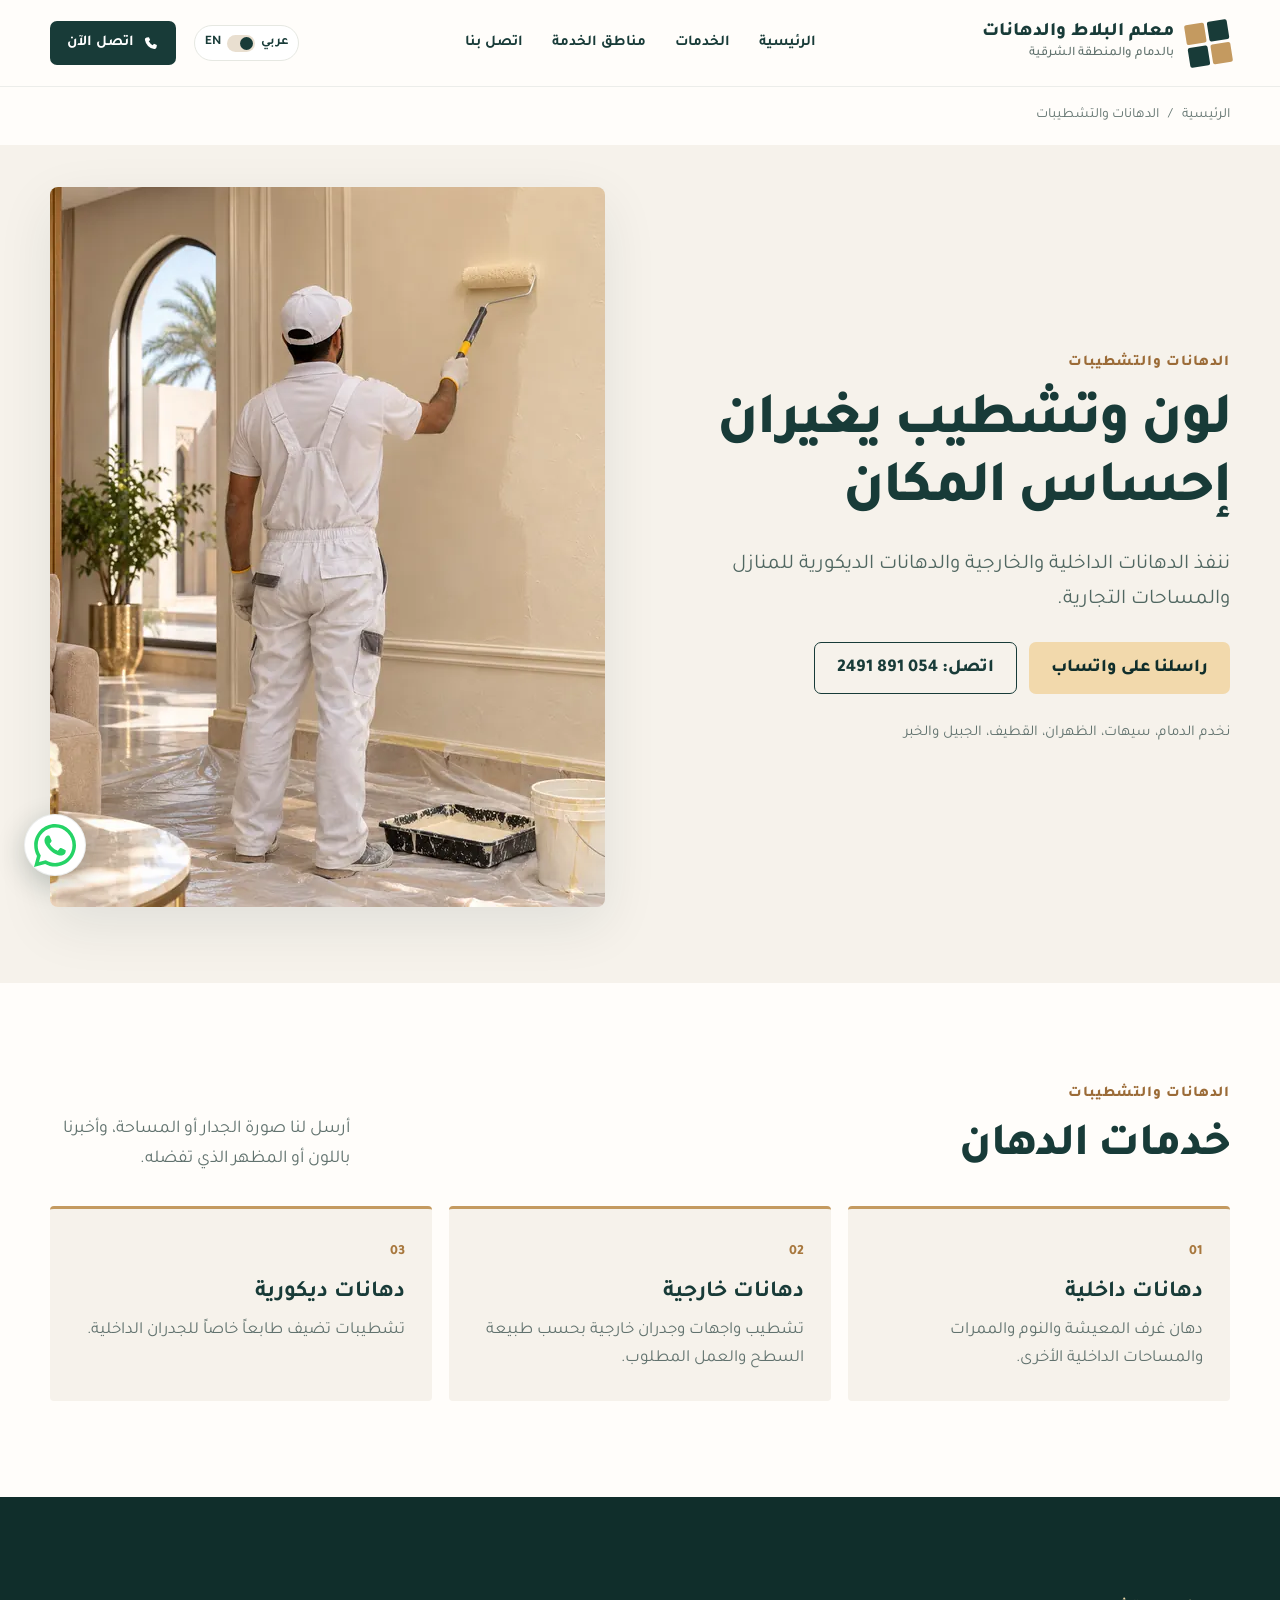
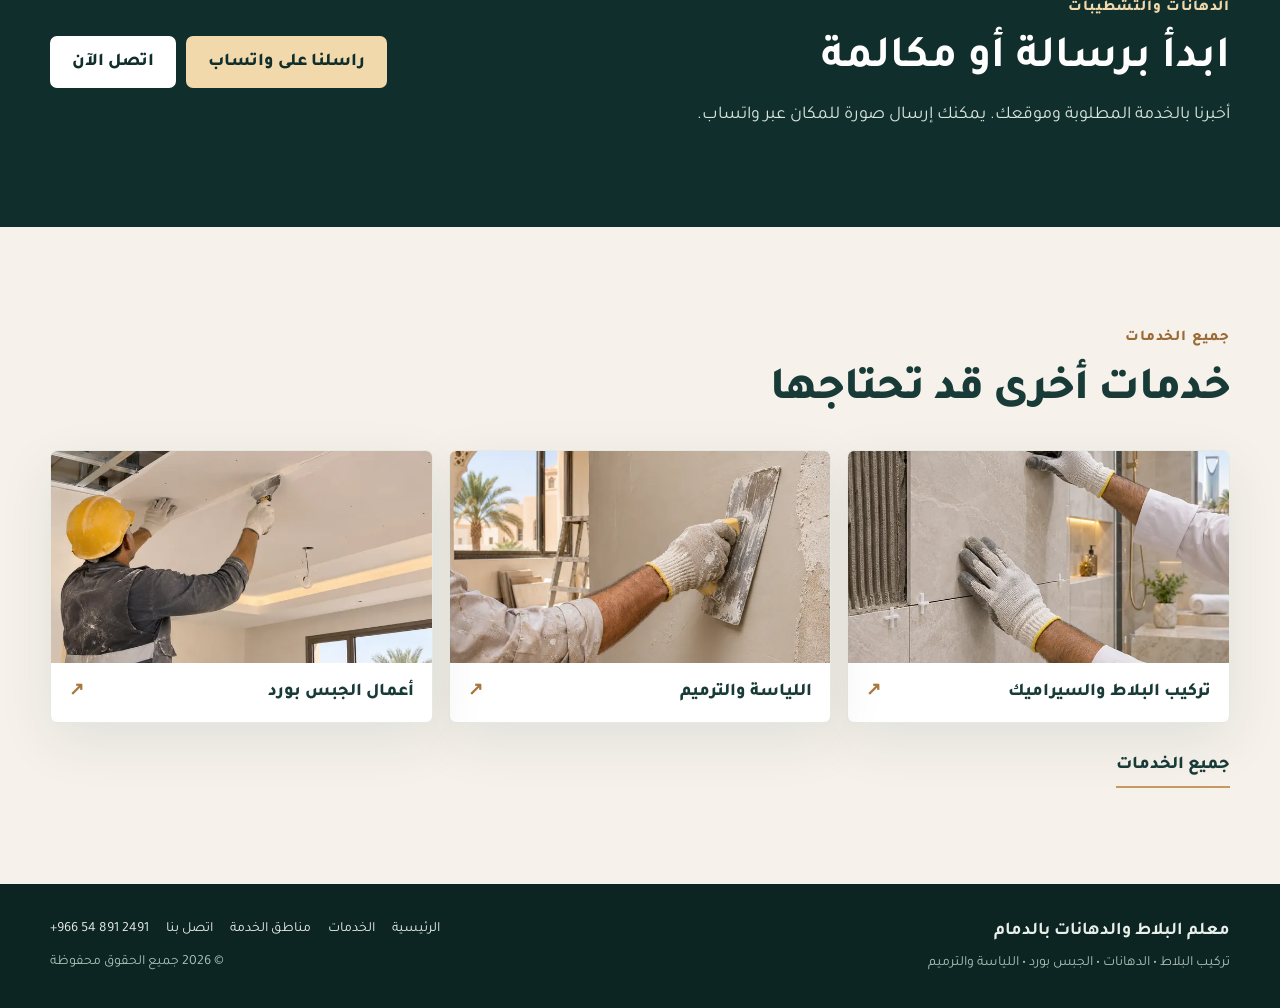
<file: ghukam-abbas-site/painting.html>
<!doctype html><html lang="ar" dir="rtl"><head><meta charset="utf-8"><meta name="viewport" content="width=device-width,initial-scale=1,viewport-fit=cover"><meta name="theme-color" content="#163d39"><link rel="icon" type="image/svg+xml" href="assets/favicon.svg"><title>دهانات داخلية وخارجية في الدمام | معلم البلاط والدهانات</title><meta name="description" content="دهانات داخلية وخارجية وديكورية للمنازل والمباني التجارية في الدمام والمنطقة الشرقية. اتصل 0548912491."><link rel="preconnect" href="https://fonts.googleapis.com"><link rel="preconnect" href="https://fonts.gstatic.com" crossorigin><link href="https://fonts.googleapis.com/css2?family=DM+Sans:wght@400;500;600;700&family=Tajawal:wght@400;500;700;800&display=swap" rel="stylesheet"><link rel="preload" as="image" href="assets/images/service-paint.webp" fetchpriority="high"><link rel="stylesheet" href="css/style.css"><script type="application/ld+json">{"@context": "https://schema.org", "@type": "Service", "name": "الدهانات والتشطيبات", "description": "ننفذ الدهانات الداخلية والخارجية والدهانات الديكورية للمنازل والمساحات التجارية.", "provider": {"@type": "HomeAndConstructionBusiness", "name": "معلم البلاط والدهانات بالدمام", "telephone": "+966548912491"}, "areaServed": ["Dammam", "Saihat", "Dhahran", "Al Qatif", "Al Jubail", "Al Khobar"]}</script></head><body data-page="painting"><a class="skip-link" href="#main" data-i18n="skip">تجاوز إلى المحتوى</a><header class="site-header"><div class="shell header-inner">
      <a class="brand" href="index.html" aria-label="معلم البلاط والدهانات بالدمام" data-brand-aria><span class="brand-mark" aria-hidden="true"><span></span><span></span><span></span><span></span></span><span class="brand-name" data-i18n="brand">معلم البلاط والدهانات<br><small>بالدمام والمنطقة الشرقية</small></span></a>
      <nav class="desktop-nav" aria-label="Main navigation"><a href="index.html" data-i18n="navHome">الرئيسية</a><a href="index.html#services" data-i18n="navServices">الخدمات</a><a href="service-areas.html" data-i18n="navAreas">مناطق الخدمة</a><a href="contact.html" data-i18n="navContact">اتصل بنا</a></nav>
      <details class="mobile-menu"><summary data-i18n="menu">القائمة</summary><nav aria-label="Mobile navigation"><a href="index.html" data-i18n="navHome">الرئيسية</a><a href="index.html#services" data-i18n="navServices">الخدمات</a><a href="service-areas.html" data-i18n="navAreas">مناطق الخدمة</a><a href="contact.html" data-i18n="navContact">اتصل بنا</a></nav></details>
      <div class="header-actions"><button class="language-switch" id="languageSwitch" type="button" aria-label="Switch to English" aria-pressed="false"><span>عربي</span><span class="switch-track" aria-hidden="true"><span></span></span><span>EN</span></button><a class="header-call" href="tel:+966548912491"><svg viewBox="0 0 24 24" aria-hidden="true"><path d="M6.6 3.5 9.8 3l1.7 4.1-2 1.8a15 15 0 0 0 5.6 5.6l1.8-2L21 14.2l-.5 3.2a3 3 0 0 1-3.3 2.5A16.5 16.5 0 0 1 4.1 6.8 3 3 0 0 1 6.6 3.5Z"/></svg><span data-i18n="callNow">اتصل الآن</span></a></div>
    </div></header><main id="main"><nav class="breadcrumb shell" aria-label="Breadcrumb"><a href="index.html" data-i18n="breadcrumbHome">الرئيسية</a><span aria-hidden="true">/</span><span data-i18n="eyebrow">الدهانات والتشطيبات</span></nav>
    <section class="detail-hero"><div class="shell detail-hero-grid"><div class="detail-hero-copy"><span class="eyebrow" data-i18n="eyebrow">الدهانات والتشطيبات</span><h1 data-i18n="headline">لون وتشطيب يغيران إحساس المكان</h1><p data-i18n="lead">ننفذ الدهانات الداخلية والخارجية والدهانات الديكورية للمنازل والمساحات التجارية.</p><div class="hero-actions"><a class="button button-primary" href="https://wa.me/966548912491" data-wa="service" target="_blank" rel="noopener noreferrer" data-i18n="whatsappQuote">راسلنا على واتساب</a><a class="button button-dark-outline" href="tel:+966548912491" data-i18n="callNumber">اتصل: 054 891 2491</a></div><div class="detail-coverage" data-i18n="coverage">نخدم الدمام، سيهات، الظهران، القطيف، الجبيل والخبر</div></div><div class="detail-hero-photo"><img src="assets/images/service-paint.webp" width="720" height="720" alt="دهان جدار داخلي في منزل حديث" data-alt="imageAlt" fetchpriority="high"></div></div></section>
    <section class="detail-points section-pad"><div class="shell"><div class="section-heading"><div><span class="eyebrow" data-i18n="eyebrow">الدهانات والتشطيبات</span><h2 data-i18n="pointTitle">خدمات الدهان</h2></div><p data-i18n="pointIntro">أرسل لنا صورة الجدار أو المساحة، وأخبرنا باللون أو المظهر الذي تفضله.</p></div><div class="point-grid"><div class="detail-point"><span class="point-num">01</span><h3 data-i18n="f1Title">دهانات داخلية</h3><p data-i18n="f1Text">دهان غرف المعيشة والنوم والممرات والمساحات الداخلية الأخرى.</p></div><div class="detail-point"><span class="point-num">02</span><h3 data-i18n="f2Title">دهانات خارجية</h3><p data-i18n="f2Text">تشطيب واجهات وجدران خارجية بحسب طبيعة السطح والعمل المطلوب.</p></div><div class="detail-point"><span class="point-num">03</span><h3 data-i18n="f3Title">دهانات ديكورية</h3><p data-i18n="f3Text">تشطيبات تضيف طابعاً خاصاً للجدران الداخلية.</p></div></div></div></section>
    <section class="detail-next section-pad"><div class="shell detail-next-inner"><div><span class="eyebrow light" data-i18n="eyebrow">الدهانات والتشطيبات</span><h2 data-i18n="nextTitle">ابدأ برسالة أو مكالمة</h2><p data-i18n="nextText">أخبرنا بالخدمة المطلوبة وموقعك. يمكنك إرسال صورة للمكان عبر واتساب.</p></div><div class="contact-actions"><a class="button button-primary" href="https://wa.me/966548912491" data-wa="service" target="_blank" rel="noopener noreferrer" data-i18n="whatsappQuote">راسلنا على واتساب</a><a class="button button-light" href="tel:+966548912491" data-i18n="callNow">اتصل الآن</a></div></div></section>
    <section class="related section-pad"><div class="shell"><div class="section-heading"><div><span class="eyebrow" data-i18n="moreServices">جميع الخدمات</span><h2 data-i18n="relatedTitle">خدمات أخرى قد تحتاجها</h2></div></div><div class="related-grid"><a class="related-card" href="tiles.html"><img src="assets/images/service-tiles.webp" alt="" loading="lazy" decoding="async"><span data-i18n="related_tiles">تركيب البلاط والسيراميك</span><span aria-hidden="true">↗</span></a><a class="related-card" href="plastering.html"><img src="assets/images/service-plaster.webp" alt="" loading="lazy" decoding="async"><span data-i18n="related_plastering">اللياسة والترميم</span><span aria-hidden="true">↗</span></a><a class="related-card" href="gypsum-board.html"><img src="assets/images/service-gypsum.webp" alt="" loading="lazy" decoding="async"><span data-i18n="related_gypsum">أعمال الجبس بورد</span><span aria-hidden="true">↗</span></a></div><a class="text-link" href="index.html#services" data-i18n="moreServices">جميع الخدمات</a></div></section></main><footer class="site-footer"><div class="shell footer-inner"><div><strong data-i18n="footerBrand">معلم البلاط والدهانات بالدمام</strong><span data-i18n="footerTag">تركيب البلاط • الدهانات • الجبس بورد • اللياسة والترميم</span></div><div class="footer-links"><a href="index.html" data-i18n="navHome">الرئيسية</a><a href="index.html#services" data-i18n="navServices">الخدمات</a><a href="service-areas.html" data-i18n="navAreas">مناطق الخدمة</a><a href="contact.html" data-i18n="navContact">اتصل بنا</a><a href="tel:+966548912491" dir="ltr">+966 54 891 2491</a><span>© <span id="year"></span> <span data-i18n="rights">جميع الحقوق محفوظة</span></span></div></div></footer>
  <a class="floating-whatsapp" href="https://wa.me/966548912491" data-wa="service" data-wa-aria aria-label="راسلنا على واتساب" title="WhatsApp" target="_blank" rel="noopener noreferrer"><img src="assets/whatsapp-logo.svg" width="42" height="42" alt="" aria-hidden="true"></a>
  <div class="mobile-cta" aria-label="Contact options"><a href="tel:+966548912491"><svg viewBox="0 0 24 24" aria-hidden="true"><path d="M6.6 3.5 9.8 3l1.7 4.1-2 1.8a15 15 0 0 0 5.6 5.6l1.8-2L21 14.2l-.5 3.2a3 3 0 0 1-3.3 2.5A16.5 16.5 0 0 1 4.1 6.8 3 3 0 0 1 6.6 3.5Z"/></svg><span data-i18n="callNow">اتصل الآن</span></a><a class="mobile-whatsapp" href="https://wa.me/966548912491" data-wa="service" target="_blank" rel="noopener noreferrer"><span data-i18n="mobileWhatsApp">واتساب</span></a></div><script id="page-data" type="application/json">{"ar": {"skip": "تجاوز إلى المحتوى", "brand": "معلم البلاط والدهانات<br><small>بالدمام والمنطقة الشرقية<\/small>", "navHome": "الرئيسية", "navServices": "الخدمات", "navAreas": "مناطق الخدمة", "navContact": "اتصل بنا", "menu": "القائمة", "callNow": "اتصل الآن", "breadcrumbHome": "الرئيسية", "callNumber": "اتصل: 054 891 2491", "whatsappQuote": "راسلنا على واتساب", "coverage": "نخدم الدمام، سيهات، الظهران، القطيف، الجبيل والخبر", "nextTitle": "ابدأ برسالة أو مكالمة", "nextText": "أخبرنا بالخدمة المطلوبة وموقعك. يمكنك إرسال صورة للمكان عبر واتساب.", "relatedTitle": "خدمات أخرى قد تحتاجها", "moreServices": "جميع الخدمات", "footerBrand": "معلم البلاط والدهانات بالدمام", "footerTag": "تركيب البلاط • الدهانات • الجبس بورد • اللياسة والترميم", "rights": "جميع الحقوق محفوظة", "mobileWhatsApp": "واتساب", "metaTitle": "دهانات داخلية وخارجية في الدمام | معلم البلاط والدهانات", "metaDescription": "دهانات داخلية وخارجية وديكورية للمنازل والمباني التجارية في الدمام والمنطقة الشرقية. اتصل 0548912491.", "eyebrow": "الدهانات والتشطيبات", "headline": "لون وتشطيب يغيران إحساس المكان", "lead": "ننفذ الدهانات الداخلية والخارجية والدهانات الديكورية للمنازل والمساحات التجارية.", "pointTitle": "خدمات الدهان", "pointIntro": "أرسل لنا صورة الجدار أو المساحة، وأخبرنا باللون أو المظهر الذي تفضله.", "f1Title": "دهانات داخلية", "f1Text": "دهان غرف المعيشة والنوم والممرات والمساحات الداخلية الأخرى.", "f2Title": "دهانات خارجية", "f2Text": "تشطيب واجهات وجدران خارجية بحسب طبيعة السطح والعمل المطلوب.", "f3Title": "دهانات ديكورية", "f3Text": "تشطيبات تضيف طابعاً خاصاً للجدران الداخلية.", "imageAlt": "دهان جدار داخلي في منزل حديث", "wa": "السلام عليكم، أريد الاستفسار عن أعمال الدهانات", "related_tiles": "تركيب البلاط والسيراميك", "related_plastering": "اللياسة والترميم", "related_gypsum": "أعمال الجبس بورد"}, "en": {"skip": "Skip to content", "brand": "Dammam Tile & Paint<br><small>Eastern Province services<\/small>", "navHome": "Home", "navServices": "Services", "navAreas": "Service areas", "navContact": "Contact", "menu": "Menu", "callNow": "Call now", "breadcrumbHome": "Home", "callNumber": "Call: 054 891 2491", "whatsappQuote": "Message on WhatsApp", "coverage": "Serving Dammam, Saihat, Dhahran, Al Qatif, Al Jubail and Al Khobar", "nextTitle": "Start with a message or call", "nextText": "Tell us the service you need and your location. You can send a photo of the space on WhatsApp.", "relatedTitle": "Other services you may need", "moreServices": "All services", "footerBrand": "Dammam Tile & Paint", "footerTag": "Tile installation • Painting • Gypsum board • Plastering and restoration", "rights": "All rights reserved", "mobileWhatsApp": "WhatsApp", "metaTitle": "Interior and Exterior Painting in Dammam | Dammam Tile & Paint", "metaDescription": "Interior, exterior and decorative painting for homes and commercial spaces in Dammam and the Eastern Province. Call 054 891 2491.", "eyebrow": "PAINTING & FINISHES", "headline": "A fresh finish for your space", "lead": "We handle interior, exterior and decorative painting for homes and commercial spaces.", "pointTitle": "Painting services", "pointIntro": "Send a photo of the wall or space and tell us the color or finish you have in mind.", "f1Title": "Interior painting", "f1Text": "Painting living rooms, bedrooms, corridors and other indoor spaces.", "f2Title": "Exterior painting", "f2Text": "Finishing exterior walls and facades according to the surface and work required.", "f3Title": "Decorative finishes", "f3Text": "Finishes that give interior walls a distinctive look.", "imageAlt": "Painting an interior wall in a modern home", "wa": "Hello, I would like to ask about painting work", "related_tiles": "TILE & CERAMIC INSTALLATION", "related_plastering": "PLASTERING & RESTORATION", "related_gypsum": "GYPSUM BOARD WORK"}}</script><script src="js/detail.js" defer></script></body></html>
</file>
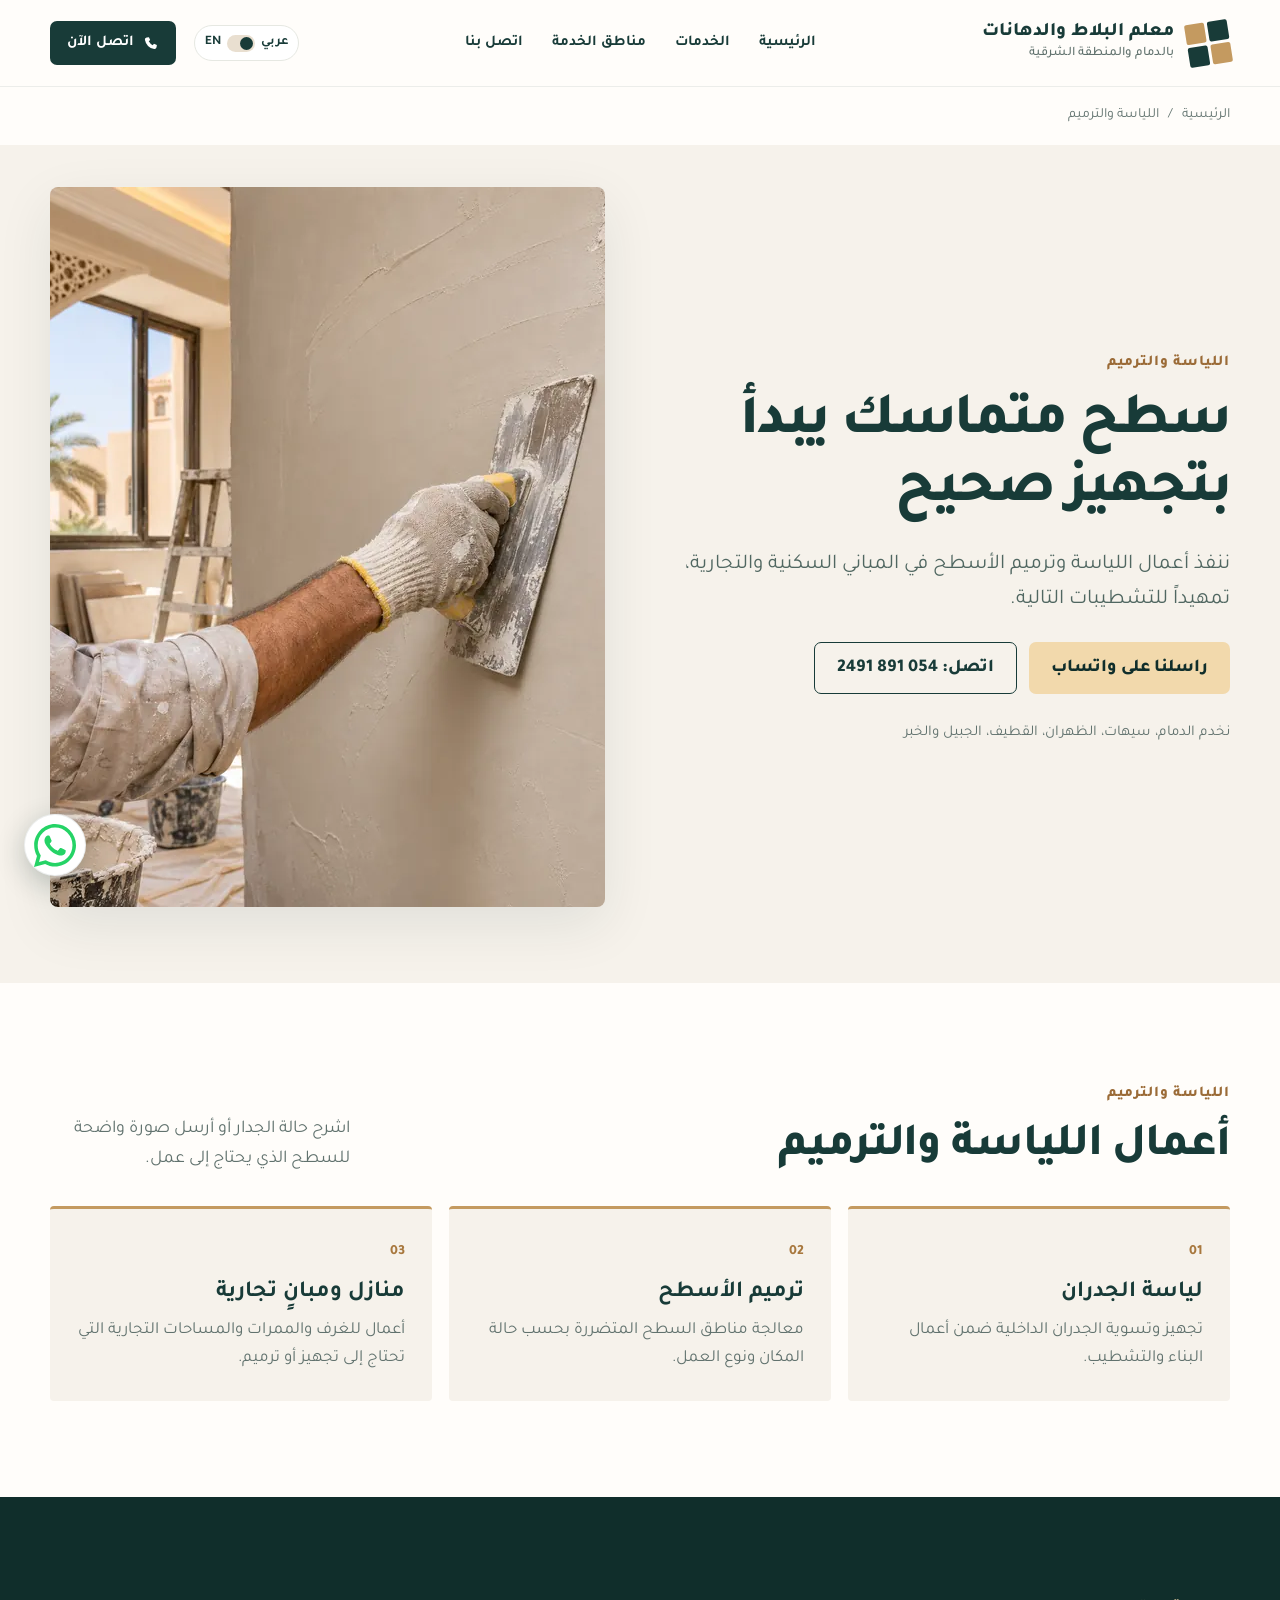
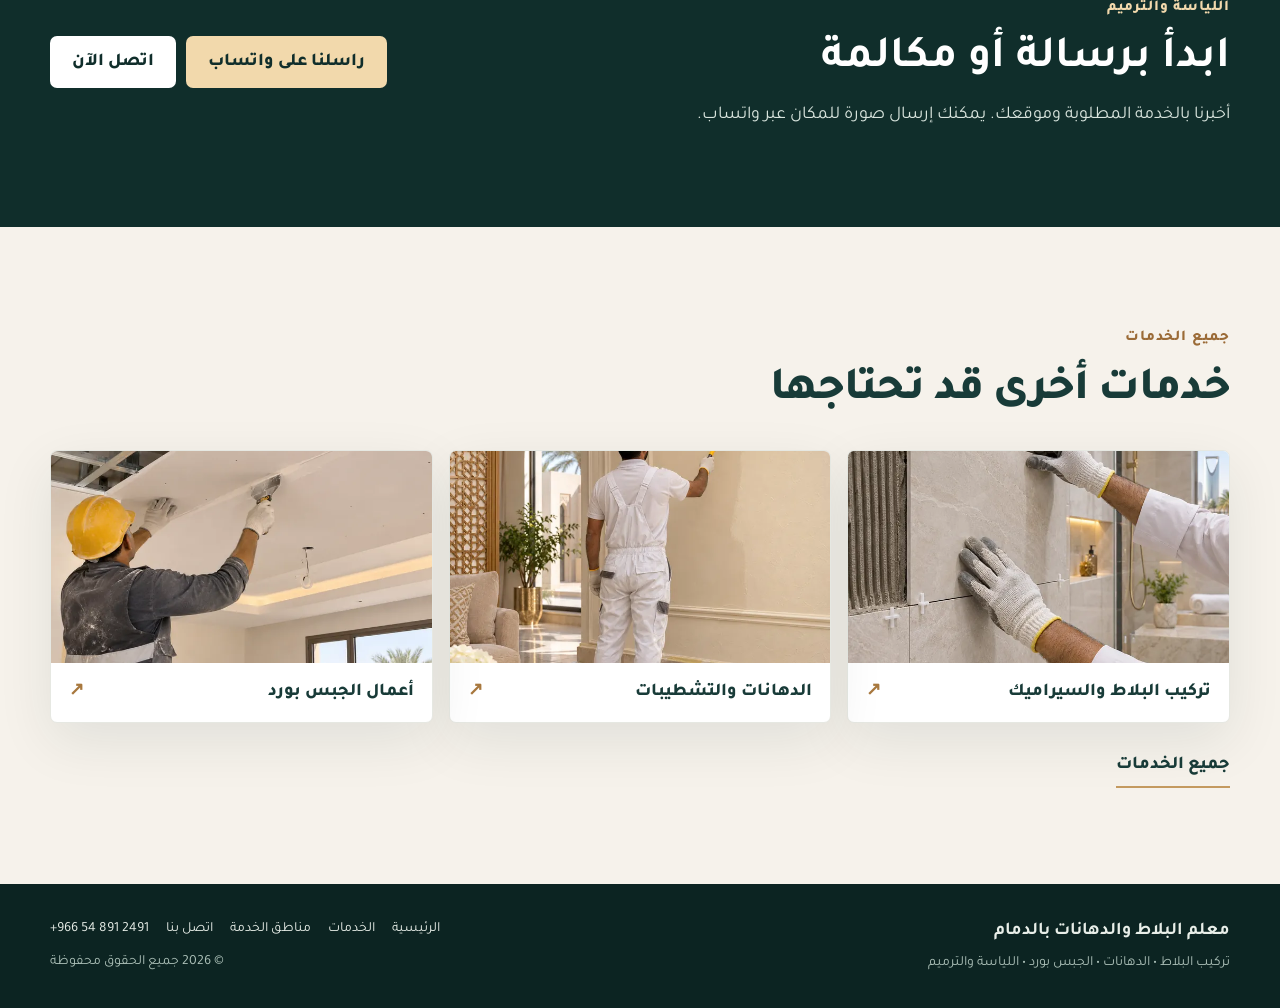
<file: ghukam-abbas-site/plastering.html>
<!doctype html><html lang="ar" dir="rtl"><head><meta charset="utf-8"><meta name="viewport" content="width=device-width,initial-scale=1,viewport-fit=cover"><meta name="theme-color" content="#163d39"><link rel="icon" type="image/svg+xml" href="assets/favicon.svg"><title>أعمال اللياسة والترميم في الدمام | معلم البلاط والدهانات</title><meta name="description" content="لياسة الجدران وترميم الأسطح للمنازل والمباني التجارية في الدمام والمنطقة الشرقية. اتصل 0548912491."><link rel="preconnect" href="https://fonts.googleapis.com"><link rel="preconnect" href="https://fonts.gstatic.com" crossorigin><link href="https://fonts.googleapis.com/css2?family=DM+Sans:wght@400;500;600;700&family=Tajawal:wght@400;500;700;800&display=swap" rel="stylesheet"><link rel="preload" as="image" href="assets/images/service-plaster.webp" fetchpriority="high"><link rel="stylesheet" href="css/style.css"><script type="application/ld+json">{"@context": "https://schema.org", "@type": "Service", "name": "اللياسة والترميم", "description": "ننفذ أعمال اللياسة وترميم الأسطح في المباني السكنية والتجارية، تمهيداً للتشطيبات التالية.", "provider": {"@type": "HomeAndConstructionBusiness", "name": "معلم البلاط والدهانات بالدمام", "telephone": "+966548912491"}, "areaServed": ["Dammam", "Saihat", "Dhahran", "Al Qatif", "Al Jubail", "Al Khobar"]}</script></head><body data-page="plastering"><a class="skip-link" href="#main" data-i18n="skip">تجاوز إلى المحتوى</a><header class="site-header"><div class="shell header-inner">
      <a class="brand" href="index.html" aria-label="معلم البلاط والدهانات بالدمام" data-brand-aria><span class="brand-mark" aria-hidden="true"><span></span><span></span><span></span><span></span></span><span class="brand-name" data-i18n="brand">معلم البلاط والدهانات<br><small>بالدمام والمنطقة الشرقية</small></span></a>
      <nav class="desktop-nav" aria-label="Main navigation"><a href="index.html" data-i18n="navHome">الرئيسية</a><a href="index.html#services" data-i18n="navServices">الخدمات</a><a href="service-areas.html" data-i18n="navAreas">مناطق الخدمة</a><a href="contact.html" data-i18n="navContact">اتصل بنا</a></nav>
      <details class="mobile-menu"><summary data-i18n="menu">القائمة</summary><nav aria-label="Mobile navigation"><a href="index.html" data-i18n="navHome">الرئيسية</a><a href="index.html#services" data-i18n="navServices">الخدمات</a><a href="service-areas.html" data-i18n="navAreas">مناطق الخدمة</a><a href="contact.html" data-i18n="navContact">اتصل بنا</a></nav></details>
      <div class="header-actions"><button class="language-switch" id="languageSwitch" type="button" aria-label="Switch to English" aria-pressed="false"><span>عربي</span><span class="switch-track" aria-hidden="true"><span></span></span><span>EN</span></button><a class="header-call" href="tel:+966548912491"><svg viewBox="0 0 24 24" aria-hidden="true"><path d="M6.6 3.5 9.8 3l1.7 4.1-2 1.8a15 15 0 0 0 5.6 5.6l1.8-2L21 14.2l-.5 3.2a3 3 0 0 1-3.3 2.5A16.5 16.5 0 0 1 4.1 6.8 3 3 0 0 1 6.6 3.5Z"/></svg><span data-i18n="callNow">اتصل الآن</span></a></div>
    </div></header><main id="main"><nav class="breadcrumb shell" aria-label="Breadcrumb"><a href="index.html" data-i18n="breadcrumbHome">الرئيسية</a><span aria-hidden="true">/</span><span data-i18n="eyebrow">اللياسة والترميم</span></nav>
    <section class="detail-hero"><div class="shell detail-hero-grid"><div class="detail-hero-copy"><span class="eyebrow" data-i18n="eyebrow">اللياسة والترميم</span><h1 data-i18n="headline">سطح متماسك يبدأ بتجهيز صحيح</h1><p data-i18n="lead">ننفذ أعمال اللياسة وترميم الأسطح في المباني السكنية والتجارية، تمهيداً للتشطيبات التالية.</p><div class="hero-actions"><a class="button button-primary" href="https://wa.me/966548912491" data-wa="service" target="_blank" rel="noopener noreferrer" data-i18n="whatsappQuote">راسلنا على واتساب</a><a class="button button-dark-outline" href="tel:+966548912491" data-i18n="callNumber">اتصل: 054 891 2491</a></div><div class="detail-coverage" data-i18n="coverage">نخدم الدمام، سيهات، الظهران، القطيف، الجبيل والخبر</div></div><div class="detail-hero-photo"><img src="assets/images/service-plaster.webp" width="720" height="720" alt="تسوية اللياسة على جدار داخلي" data-alt="imageAlt" fetchpriority="high"></div></div></section>
    <section class="detail-points section-pad"><div class="shell"><div class="section-heading"><div><span class="eyebrow" data-i18n="eyebrow">اللياسة والترميم</span><h2 data-i18n="pointTitle">أعمال اللياسة والترميم</h2></div><p data-i18n="pointIntro">اشرح حالة الجدار أو أرسل صورة واضحة للسطح الذي يحتاج إلى عمل.</p></div><div class="point-grid"><div class="detail-point"><span class="point-num">01</span><h3 data-i18n="f1Title">لياسة الجدران</h3><p data-i18n="f1Text">تجهيز وتسوية الجدران الداخلية ضمن أعمال البناء والتشطيب.</p></div><div class="detail-point"><span class="point-num">02</span><h3 data-i18n="f2Title">ترميم الأسطح</h3><p data-i18n="f2Text">معالجة مناطق السطح المتضررة بحسب حالة المكان ونوع العمل.</p></div><div class="detail-point"><span class="point-num">03</span><h3 data-i18n="f3Title">منازل ومبانٍ تجارية</h3><p data-i18n="f3Text">أعمال للغرف والممرات والمساحات التجارية التي تحتاج إلى تجهيز أو ترميم.</p></div></div></div></section>
    <section class="detail-next section-pad"><div class="shell detail-next-inner"><div><span class="eyebrow light" data-i18n="eyebrow">اللياسة والترميم</span><h2 data-i18n="nextTitle">ابدأ برسالة أو مكالمة</h2><p data-i18n="nextText">أخبرنا بالخدمة المطلوبة وموقعك. يمكنك إرسال صورة للمكان عبر واتساب.</p></div><div class="contact-actions"><a class="button button-primary" href="https://wa.me/966548912491" data-wa="service" target="_blank" rel="noopener noreferrer" data-i18n="whatsappQuote">راسلنا على واتساب</a><a class="button button-light" href="tel:+966548912491" data-i18n="callNow">اتصل الآن</a></div></div></section>
    <section class="related section-pad"><div class="shell"><div class="section-heading"><div><span class="eyebrow" data-i18n="moreServices">جميع الخدمات</span><h2 data-i18n="relatedTitle">خدمات أخرى قد تحتاجها</h2></div></div><div class="related-grid"><a class="related-card" href="tiles.html"><img src="assets/images/service-tiles.webp" alt="" loading="lazy" decoding="async"><span data-i18n="related_tiles">تركيب البلاط والسيراميك</span><span aria-hidden="true">↗</span></a><a class="related-card" href="painting.html"><img src="assets/images/service-paint.webp" alt="" loading="lazy" decoding="async"><span data-i18n="related_painting">الدهانات والتشطيبات</span><span aria-hidden="true">↗</span></a><a class="related-card" href="gypsum-board.html"><img src="assets/images/service-gypsum.webp" alt="" loading="lazy" decoding="async"><span data-i18n="related_gypsum">أعمال الجبس بورد</span><span aria-hidden="true">↗</span></a></div><a class="text-link" href="index.html#services" data-i18n="moreServices">جميع الخدمات</a></div></section></main><footer class="site-footer"><div class="shell footer-inner"><div><strong data-i18n="footerBrand">معلم البلاط والدهانات بالدمام</strong><span data-i18n="footerTag">تركيب البلاط • الدهانات • الجبس بورد • اللياسة والترميم</span></div><div class="footer-links"><a href="index.html" data-i18n="navHome">الرئيسية</a><a href="index.html#services" data-i18n="navServices">الخدمات</a><a href="service-areas.html" data-i18n="navAreas">مناطق الخدمة</a><a href="contact.html" data-i18n="navContact">اتصل بنا</a><a href="tel:+966548912491" dir="ltr">+966 54 891 2491</a><span>© <span id="year"></span> <span data-i18n="rights">جميع الحقوق محفوظة</span></span></div></div></footer>
  <a class="floating-whatsapp" href="https://wa.me/966548912491" data-wa="service" data-wa-aria aria-label="راسلنا على واتساب" title="WhatsApp" target="_blank" rel="noopener noreferrer"><img src="assets/whatsapp-logo.svg" width="42" height="42" alt="" aria-hidden="true"></a>
  <div class="mobile-cta" aria-label="Contact options"><a href="tel:+966548912491"><svg viewBox="0 0 24 24" aria-hidden="true"><path d="M6.6 3.5 9.8 3l1.7 4.1-2 1.8a15 15 0 0 0 5.6 5.6l1.8-2L21 14.2l-.5 3.2a3 3 0 0 1-3.3 2.5A16.5 16.5 0 0 1 4.1 6.8 3 3 0 0 1 6.6 3.5Z"/></svg><span data-i18n="callNow">اتصل الآن</span></a><a class="mobile-whatsapp" href="https://wa.me/966548912491" data-wa="service" target="_blank" rel="noopener noreferrer"><span data-i18n="mobileWhatsApp">واتساب</span></a></div><script id="page-data" type="application/json">{"ar": {"skip": "تجاوز إلى المحتوى", "brand": "معلم البلاط والدهانات<br><small>بالدمام والمنطقة الشرقية<\/small>", "navHome": "الرئيسية", "navServices": "الخدمات", "navAreas": "مناطق الخدمة", "navContact": "اتصل بنا", "menu": "القائمة", "callNow": "اتصل الآن", "breadcrumbHome": "الرئيسية", "callNumber": "اتصل: 054 891 2491", "whatsappQuote": "راسلنا على واتساب", "coverage": "نخدم الدمام، سيهات، الظهران، القطيف، الجبيل والخبر", "nextTitle": "ابدأ برسالة أو مكالمة", "nextText": "أخبرنا بالخدمة المطلوبة وموقعك. يمكنك إرسال صورة للمكان عبر واتساب.", "relatedTitle": "خدمات أخرى قد تحتاجها", "moreServices": "جميع الخدمات", "footerBrand": "معلم البلاط والدهانات بالدمام", "footerTag": "تركيب البلاط • الدهانات • الجبس بورد • اللياسة والترميم", "rights": "جميع الحقوق محفوظة", "mobileWhatsApp": "واتساب", "metaTitle": "أعمال اللياسة والترميم في الدمام | معلم البلاط والدهانات", "metaDescription": "لياسة الجدران وترميم الأسطح للمنازل والمباني التجارية في الدمام والمنطقة الشرقية. اتصل 0548912491.", "eyebrow": "اللياسة والترميم", "headline": "سطح متماسك يبدأ بتجهيز صحيح", "lead": "ننفذ أعمال اللياسة وترميم الأسطح في المباني السكنية والتجارية، تمهيداً للتشطيبات التالية.", "pointTitle": "أعمال اللياسة والترميم", "pointIntro": "اشرح حالة الجدار أو أرسل صورة واضحة للسطح الذي يحتاج إلى عمل.", "f1Title": "لياسة الجدران", "f1Text": "تجهيز وتسوية الجدران الداخلية ضمن أعمال البناء والتشطيب.", "f2Title": "ترميم الأسطح", "f2Text": "معالجة مناطق السطح المتضررة بحسب حالة المكان ونوع العمل.", "f3Title": "منازل ومبانٍ تجارية", "f3Text": "أعمال للغرف والممرات والمساحات التجارية التي تحتاج إلى تجهيز أو ترميم.", "imageAlt": "تسوية اللياسة على جدار داخلي", "wa": "السلام عليكم، أريد الاستفسار عن أعمال اللياسة والترميم", "related_tiles": "تركيب البلاط والسيراميك", "related_painting": "الدهانات والتشطيبات", "related_gypsum": "أعمال الجبس بورد"}, "en": {"skip": "Skip to content", "brand": "Dammam Tile & Paint<br><small>Eastern Province services<\/small>", "navHome": "Home", "navServices": "Services", "navAreas": "Service areas", "navContact": "Contact", "menu": "Menu", "callNow": "Call now", "breadcrumbHome": "Home", "callNumber": "Call: 054 891 2491", "whatsappQuote": "Message on WhatsApp", "coverage": "Serving Dammam, Saihat, Dhahran, Al Qatif, Al Jubail and Al Khobar", "nextTitle": "Start with a message or call", "nextText": "Tell us the service you need and your location. You can send a photo of the space on WhatsApp.", "relatedTitle": "Other services you may need", "moreServices": "All services", "footerBrand": "Dammam Tile & Paint", "footerTag": "Tile installation • Painting • Gypsum board • Plastering and restoration", "rights": "All rights reserved", "mobileWhatsApp": "WhatsApp", "metaTitle": "Plastering and Surface Repair in Dammam | Dammam Tile & Paint", "metaDescription": "Wall plastering and surface restoration for homes and commercial buildings in Dammam and the Eastern Province. Call 054 891 2491.", "eyebrow": "PLASTERING & RESTORATION", "headline": "Good finishing starts with the surface", "lead": "We carry out plastering and surface restoration in homes and commercial buildings, preparing spaces for the next finish.", "pointTitle": "Plastering and repair work", "pointIntro": "Describe the wall condition or send a clear photo of the surface that needs work.", "f1Title": "Wall plastering", "f1Text": "Preparing and smoothing interior walls as part of construction and finishing work.", "f2Title": "Surface restoration", "f2Text": "Working on damaged areas according to the condition of the space and the job required.", "f3Title": "Homes and commercial spaces", "f3Text": "Work for rooms, corridors and commercial areas needing preparation or repair.", "imageAlt": "Smoothing plaster on an interior wall", "wa": "Hello, I would like to ask about plastering and restoration", "related_tiles": "TILE & CERAMIC INSTALLATION", "related_painting": "PAINTING & FINISHES", "related_gypsum": "GYPSUM BOARD WORK"}}</script><script src="js/detail.js" defer></script></body></html>
</file>
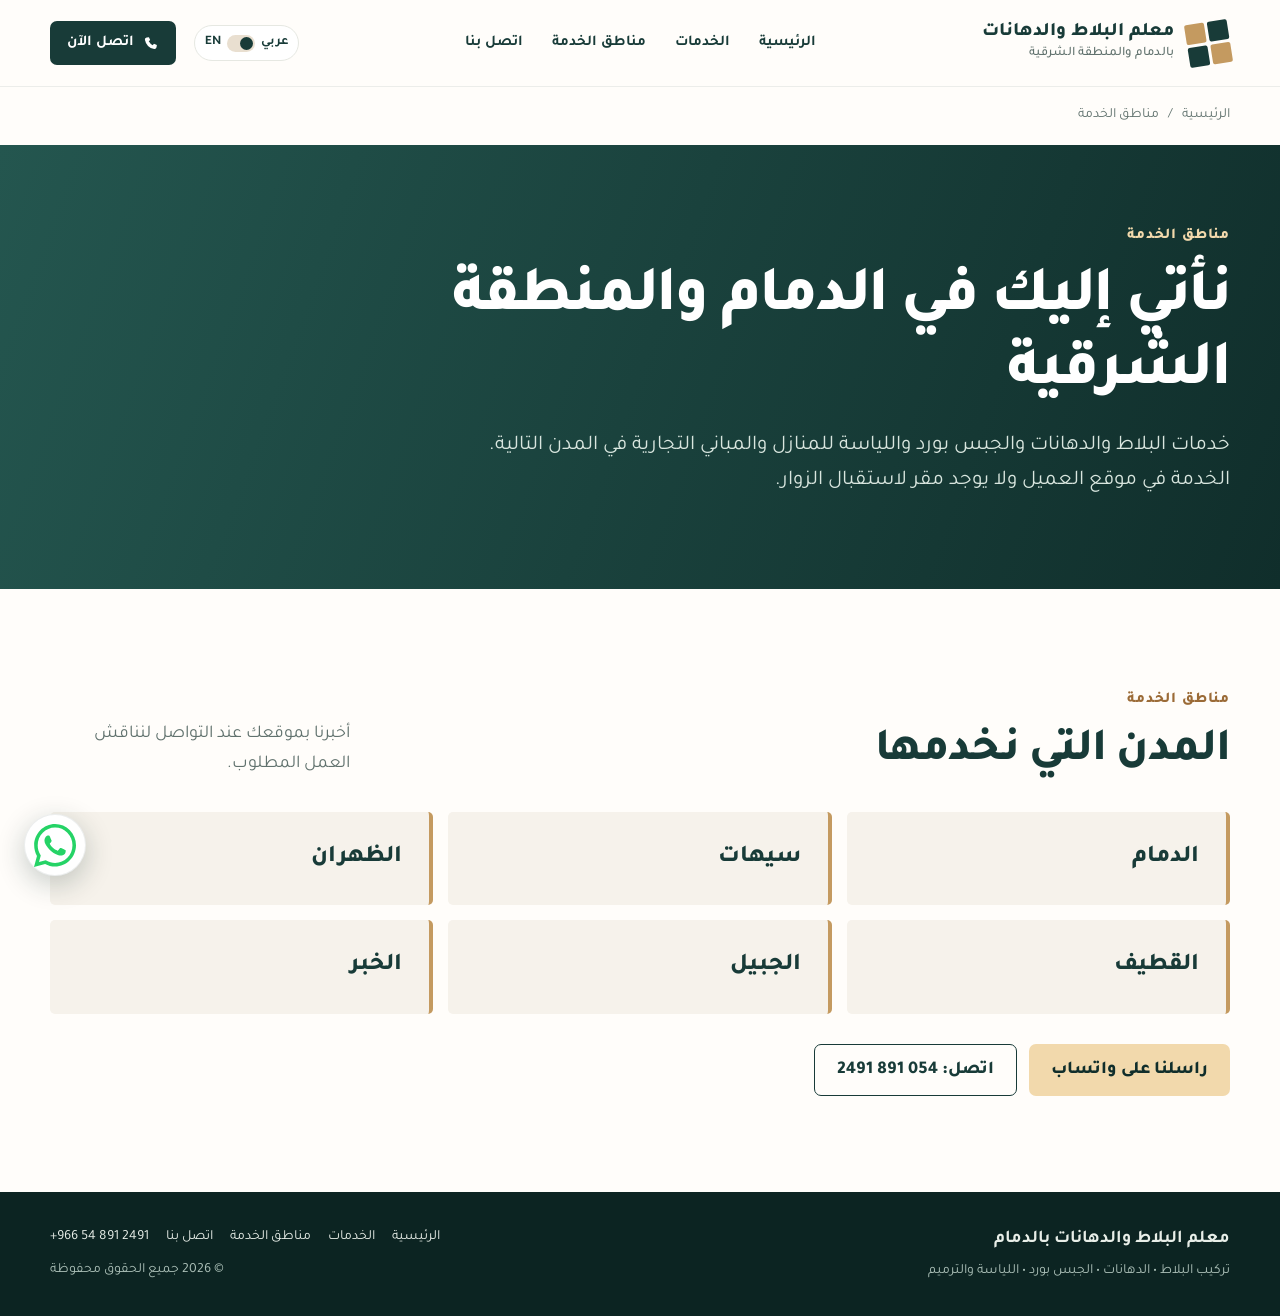
<file: ghukam-abbas-site/service-areas.html>
<!doctype html><html lang="ar" dir="rtl"><head><meta charset="utf-8"><meta name="viewport" content="width=device-width,initial-scale=1,viewport-fit=cover"><meta name="theme-color" content="#163d39"><link rel="icon" type="image/svg+xml" href="assets/favicon.svg"><title>مناطق خدمة البلاط والدهانات في الدمام والمنطقة الشرقية</title><meta name="description" content="خدمات تركيب البلاط والدهانات والجبس بورد واللياسة في الدمام، سيهات، الظهران، القطيف، الجبيل والخبر. خدمة في موقع العميل."><link rel="preconnect" href="https://fonts.googleapis.com"><link rel="preconnect" href="https://fonts.gstatic.com" crossorigin><link href="https://fonts.googleapis.com/css2?family=DM+Sans:wght@400;500;600;700&family=Tajawal:wght@400;500;700;800&display=swap" rel="stylesheet"><link rel="stylesheet" href="css/style.css"></head><body data-page="areas"><a class="skip-link" href="#main" data-i18n="skip">تجاوز إلى المحتوى</a><header class="site-header"><div class="shell header-inner">
      <a class="brand" href="index.html" aria-label="معلم البلاط والدهانات بالدمام" data-brand-aria><span class="brand-mark" aria-hidden="true"><span></span><span></span><span></span><span></span></span><span class="brand-name" data-i18n="brand">معلم البلاط والدهانات<br><small>بالدمام والمنطقة الشرقية</small></span></a>
      <nav class="desktop-nav" aria-label="Main navigation"><a href="index.html" data-i18n="navHome">الرئيسية</a><a href="index.html#services" data-i18n="navServices">الخدمات</a><a href="service-areas.html" data-i18n="navAreas">مناطق الخدمة</a><a href="contact.html" data-i18n="navContact">اتصل بنا</a></nav>
      <details class="mobile-menu"><summary data-i18n="menu">القائمة</summary><nav aria-label="Mobile navigation"><a href="index.html" data-i18n="navHome">الرئيسية</a><a href="index.html#services" data-i18n="navServices">الخدمات</a><a href="service-areas.html" data-i18n="navAreas">مناطق الخدمة</a><a href="contact.html" data-i18n="navContact">اتصل بنا</a></nav></details>
      <div class="header-actions"><button class="language-switch" id="languageSwitch" type="button" aria-label="Switch to English" aria-pressed="false"><span>عربي</span><span class="switch-track" aria-hidden="true"><span></span></span><span>EN</span></button><a class="header-call" href="tel:+966548912491"><svg viewBox="0 0 24 24" aria-hidden="true"><path d="M6.6 3.5 9.8 3l1.7 4.1-2 1.8a15 15 0 0 0 5.6 5.6l1.8-2L21 14.2l-.5 3.2a3 3 0 0 1-3.3 2.5A16.5 16.5 0 0 1 4.1 6.8 3 3 0 0 1 6.6 3.5Z"/></svg><span data-i18n="callNow">اتصل الآن</span></a></div>
    </div></header><main id="main"><nav class="breadcrumb shell" aria-label="Breadcrumb"><a href="index.html" data-i18n="breadcrumbHome">الرئيسية</a><span aria-hidden="true">/</span><span data-i18n="eyebrow">مناطق الخدمة</span></nav><section class="simple-hero"><div class="shell"><span class="eyebrow light" data-i18n="eyebrow">مناطق الخدمة</span><h1 data-i18n="headline">نأتي إليك في الدمام والمنطقة الشرقية</h1><p data-i18n="lead">خدمات البلاط والدهانات والجبس بورد واللياسة للمنازل والمباني التجارية في المدن التالية. الخدمة في موقع العميل ولا يوجد مقر لاستقبال الزوار.</p></div></section><section class="section-pad area-page"><div class="shell"><div class="section-heading"><div><span class="eyebrow" data-i18n="eyebrow">مناطق الخدمة</span><h2 data-i18n="areaHeading">المدن التي نخدمها</h2></div><p data-i18n="areaNote">أخبرنا بموقعك عند التواصل لنناقش العمل المطلوب.</p></div><ul class="area-page-list"><li data-i18n="dammam">الدمام</li><li data-i18n="saihat">سيهات</li><li data-i18n="dhahran">الظهران</li><li data-i18n="qatif">القطيف</li><li data-i18n="jubail">الجبيل</li><li data-i18n="khobar">الخبر</li></ul><div class="area-page-cta"><a class="button button-primary" href="https://wa.me/966548912491" data-wa="service" target="_blank" rel="noopener noreferrer" data-i18n="whatsappQuote">راسلنا على واتساب</a><a class="button button-dark-outline" href="tel:+966548912491" data-i18n="callNumber">اتصل: 054 891 2491</a></div></div></section></main><footer class="site-footer"><div class="shell footer-inner"><div><strong data-i18n="footerBrand">معلم البلاط والدهانات بالدمام</strong><span data-i18n="footerTag">تركيب البلاط • الدهانات • الجبس بورد • اللياسة والترميم</span></div><div class="footer-links"><a href="index.html" data-i18n="navHome">الرئيسية</a><a href="index.html#services" data-i18n="navServices">الخدمات</a><a href="service-areas.html" data-i18n="navAreas">مناطق الخدمة</a><a href="contact.html" data-i18n="navContact">اتصل بنا</a><a href="tel:+966548912491" dir="ltr">+966 54 891 2491</a><span>© <span id="year"></span> <span data-i18n="rights">جميع الحقوق محفوظة</span></span></div></div></footer>
  <a class="floating-whatsapp" href="https://wa.me/966548912491" data-wa="service" data-wa-aria aria-label="راسلنا على واتساب" title="WhatsApp" target="_blank" rel="noopener noreferrer"><img src="assets/whatsapp-logo.svg" width="42" height="42" alt="" aria-hidden="true"></a>
  <div class="mobile-cta" aria-label="Contact options"><a href="tel:+966548912491"><svg viewBox="0 0 24 24" aria-hidden="true"><path d="M6.6 3.5 9.8 3l1.7 4.1-2 1.8a15 15 0 0 0 5.6 5.6l1.8-2L21 14.2l-.5 3.2a3 3 0 0 1-3.3 2.5A16.5 16.5 0 0 1 4.1 6.8 3 3 0 0 1 6.6 3.5Z"/></svg><span data-i18n="callNow">اتصل الآن</span></a><a class="mobile-whatsapp" href="https://wa.me/966548912491" data-wa="service" target="_blank" rel="noopener noreferrer"><span data-i18n="mobileWhatsApp">واتساب</span></a></div><script id="page-data" type="application/json">{"ar": {"skip": "تجاوز إلى المحتوى", "brand": "معلم البلاط والدهانات<br><small>بالدمام والمنطقة الشرقية<\/small>", "navHome": "الرئيسية", "navServices": "الخدمات", "navAreas": "مناطق الخدمة", "navContact": "اتصل بنا", "menu": "القائمة", "callNow": "اتصل الآن", "breadcrumbHome": "الرئيسية", "callNumber": "اتصل: 054 891 2491", "whatsappQuote": "راسلنا على واتساب", "coverage": "نخدم الدمام، سيهات، الظهران، القطيف، الجبيل والخبر", "nextTitle": "ابدأ برسالة أو مكالمة", "nextText": "أخبرنا بالخدمة المطلوبة وموقعك. يمكنك إرسال صورة للمكان عبر واتساب.", "relatedTitle": "خدمات أخرى قد تحتاجها", "moreServices": "جميع الخدمات", "footerBrand": "معلم البلاط والدهانات بالدمام", "footerTag": "تركيب البلاط • الدهانات • الجبس بورد • اللياسة والترميم", "rights": "جميع الحقوق محفوظة", "mobileWhatsApp": "واتساب", "metaTitle": "مناطق خدمة البلاط والدهانات في الدمام والمنطقة الشرقية", "metaDescription": "خدمات تركيب البلاط والدهانات والجبس بورد واللياسة في الدمام، سيهات، الظهران، القطيف، الجبيل والخبر. خدمة في موقع العميل.", "eyebrow": "مناطق الخدمة", "headline": "نأتي إليك في الدمام والمنطقة الشرقية", "lead": "خدمات البلاط والدهانات والجبس بورد واللياسة للمنازل والمباني التجارية في المدن التالية. الخدمة في موقع العميل ولا يوجد مقر لاستقبال الزوار.", "areaHeading": "المدن التي نخدمها", "areaNote": "أخبرنا بموقعك عند التواصل لنناقش العمل المطلوب.", "dammam": "الدمام", "saihat": "سيهات", "dhahran": "الظهران", "qatif": "القطيف", "jubail": "الجبيل", "khobar": "الخبر", "wa": "السلام عليكم، أريد الاستفسار عن الخدمة في مدينتي"}, "en": {"skip": "Skip to content", "brand": "Dammam Tile & Paint<br><small>Eastern Province services<\/small>", "navHome": "Home", "navServices": "Services", "navAreas": "Service areas", "navContact": "Contact", "menu": "Menu", "callNow": "Call now", "breadcrumbHome": "Home", "callNumber": "Call: 054 891 2491", "whatsappQuote": "Message on WhatsApp", "coverage": "Serving Dammam, Saihat, Dhahran, Al Qatif, Al Jubail and Al Khobar", "nextTitle": "Start with a message or call", "nextText": "Tell us the service you need and your location. You can send a photo of the space on WhatsApp.", "relatedTitle": "Other services you may need", "moreServices": "All services", "footerBrand": "Dammam Tile & Paint", "footerTag": "Tile installation • Painting • Gypsum board • Plastering and restoration", "rights": "All rights reserved", "mobileWhatsApp": "WhatsApp", "metaTitle": "Tile, Paint and Gypsum Board Service Areas | Eastern Province", "metaDescription": "Tile, painting, gypsum board and plastering services in Dammam, Saihat, Dhahran, Al Qatif, Al Jubail and Al Khobar. On-site service.", "eyebrow": "SERVICE AREAS", "headline": "We come to you across the Eastern Province", "lead": "Tile, painting, gypsum board and plastering for homes and commercial buildings in the cities below. Service takes place at your property; there is no walk-in location.", "areaHeading": "Cities we serve", "areaNote": "Tell us your location when you contact us so we can discuss the work you need.", "dammam": "Dammam", "saihat": "Saihat", "dhahran": "Dhahran", "qatif": "Al Qatif", "jubail": "Al Jubail", "khobar": "Al Khobar", "wa": "Hello, I would like to ask about service in my city"}}</script><script src="js/detail.js" defer></script></body></html>
</file>
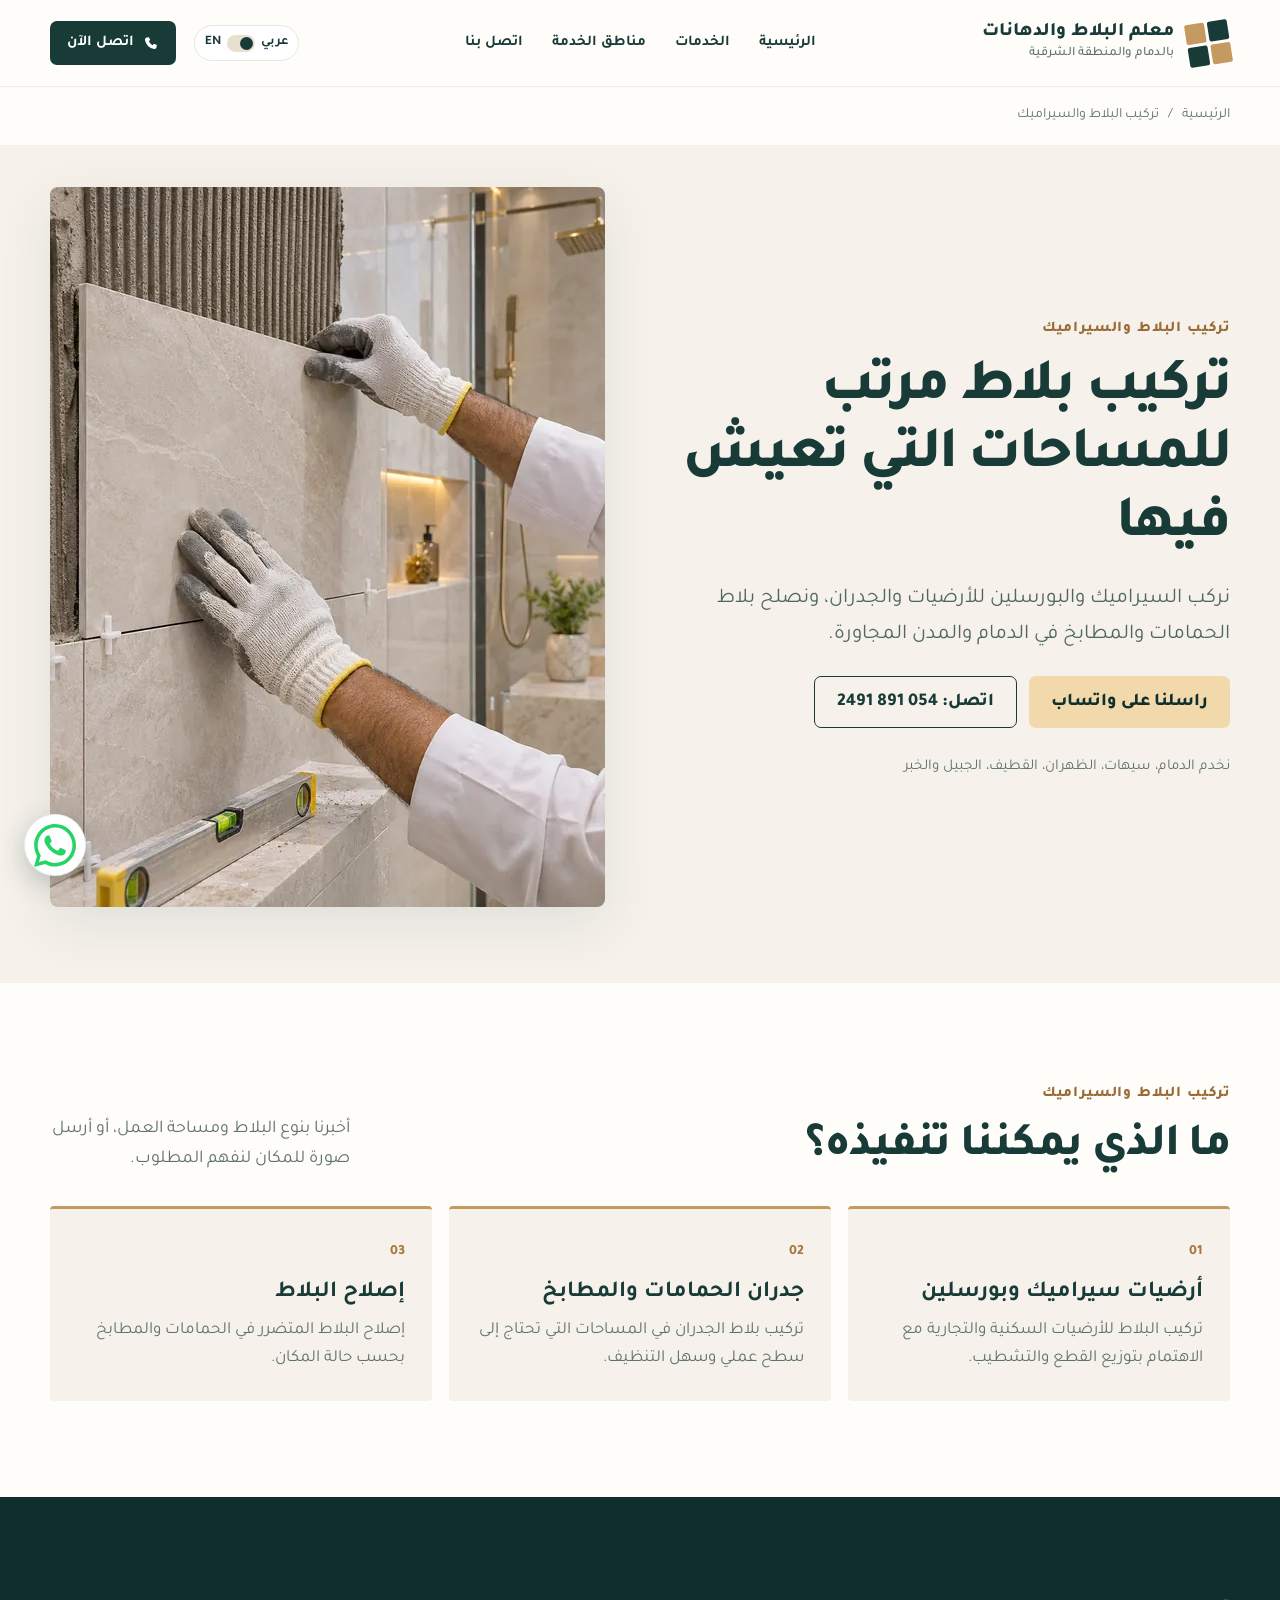
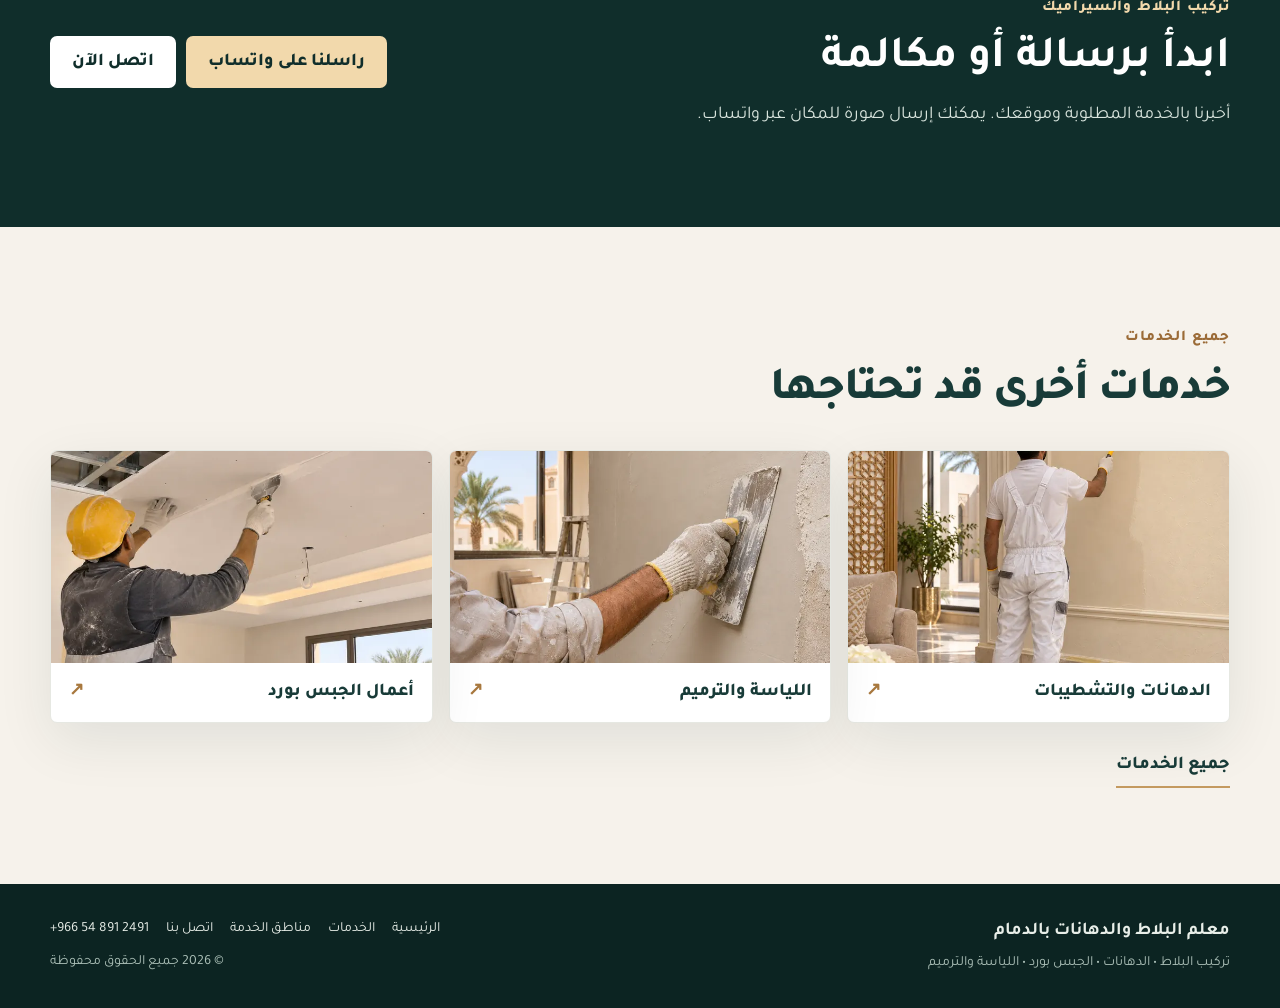
<file: ghukam-abbas-site/tiles.html>
<!doctype html><html lang="ar" dir="rtl"><head><meta charset="utf-8"><meta name="viewport" content="width=device-width,initial-scale=1,viewport-fit=cover"><meta name="theme-color" content="#163d39"><link rel="icon" type="image/svg+xml" href="assets/favicon.svg"><title>تركيب البلاط والسيراميك في الدمام | معلم البلاط والدهانات</title><meta name="description" content="تركيب سيراميك وبورسلين الأرضيات والجدران وإصلاح بلاط الحمامات والمطابخ في الدمام والمنطقة الشرقية. اتصل 0548912491."><link rel="preconnect" href="https://fonts.googleapis.com"><link rel="preconnect" href="https://fonts.gstatic.com" crossorigin><link href="https://fonts.googleapis.com/css2?family=DM+Sans:wght@400;500;600;700&family=Tajawal:wght@400;500;700;800&display=swap" rel="stylesheet"><link rel="preload" as="image" href="assets/images/service-tiles.webp" fetchpriority="high"><link rel="stylesheet" href="css/style.css"><script type="application/ld+json">{"@context": "https://schema.org", "@type": "Service", "name": "تركيب البلاط والسيراميك", "description": "نركب السيراميك والبورسلين للأرضيات والجدران، ونصلح بلاط الحمامات والمطابخ في الدمام والمدن المجاورة.", "provider": {"@type": "HomeAndConstructionBusiness", "name": "معلم البلاط والدهانات بالدمام", "telephone": "+966548912491"}, "areaServed": ["Dammam", "Saihat", "Dhahran", "Al Qatif", "Al Jubail", "Al Khobar"]}</script></head><body data-page="tiles"><a class="skip-link" href="#main" data-i18n="skip">تجاوز إلى المحتوى</a><header class="site-header"><div class="shell header-inner">
      <a class="brand" href="index.html" aria-label="معلم البلاط والدهانات بالدمام" data-brand-aria><span class="brand-mark" aria-hidden="true"><span></span><span></span><span></span><span></span></span><span class="brand-name" data-i18n="brand">معلم البلاط والدهانات<br><small>بالدمام والمنطقة الشرقية</small></span></a>
      <nav class="desktop-nav" aria-label="Main navigation"><a href="index.html" data-i18n="navHome">الرئيسية</a><a href="index.html#services" data-i18n="navServices">الخدمات</a><a href="service-areas.html" data-i18n="navAreas">مناطق الخدمة</a><a href="contact.html" data-i18n="navContact">اتصل بنا</a></nav>
      <details class="mobile-menu"><summary data-i18n="menu">القائمة</summary><nav aria-label="Mobile navigation"><a href="index.html" data-i18n="navHome">الرئيسية</a><a href="index.html#services" data-i18n="navServices">الخدمات</a><a href="service-areas.html" data-i18n="navAreas">مناطق الخدمة</a><a href="contact.html" data-i18n="navContact">اتصل بنا</a></nav></details>
      <div class="header-actions"><button class="language-switch" id="languageSwitch" type="button" aria-label="Switch to English" aria-pressed="false"><span>عربي</span><span class="switch-track" aria-hidden="true"><span></span></span><span>EN</span></button><a class="header-call" href="tel:+966548912491"><svg viewBox="0 0 24 24" aria-hidden="true"><path d="M6.6 3.5 9.8 3l1.7 4.1-2 1.8a15 15 0 0 0 5.6 5.6l1.8-2L21 14.2l-.5 3.2a3 3 0 0 1-3.3 2.5A16.5 16.5 0 0 1 4.1 6.8 3 3 0 0 1 6.6 3.5Z"/></svg><span data-i18n="callNow">اتصل الآن</span></a></div>
    </div></header><main id="main"><nav class="breadcrumb shell" aria-label="Breadcrumb"><a href="index.html" data-i18n="breadcrumbHome">الرئيسية</a><span aria-hidden="true">/</span><span data-i18n="eyebrow">تركيب البلاط والسيراميك</span></nav>
    <section class="detail-hero"><div class="shell detail-hero-grid"><div class="detail-hero-copy"><span class="eyebrow" data-i18n="eyebrow">تركيب البلاط والسيراميك</span><h1 data-i18n="headline">تركيب بلاط مرتب للمساحات التي تعيش فيها</h1><p data-i18n="lead">نركب السيراميك والبورسلين للأرضيات والجدران، ونصلح بلاط الحمامات والمطابخ في الدمام والمدن المجاورة.</p><div class="hero-actions"><a class="button button-primary" href="https://wa.me/966548912491" data-wa="service" target="_blank" rel="noopener noreferrer" data-i18n="whatsappQuote">راسلنا على واتساب</a><a class="button button-dark-outline" href="tel:+966548912491" data-i18n="callNumber">اتصل: 054 891 2491</a></div><div class="detail-coverage" data-i18n="coverage">نخدم الدمام، سيهات، الظهران، القطيف، الجبيل والخبر</div></div><div class="detail-hero-photo"><img src="assets/images/service-tiles.webp" width="720" height="720" alt="تركيب بلاط بورسلين على جدار حمام" data-alt="imageAlt" fetchpriority="high"></div></div></section>
    <section class="detail-points section-pad"><div class="shell"><div class="section-heading"><div><span class="eyebrow" data-i18n="eyebrow">تركيب البلاط والسيراميك</span><h2 data-i18n="pointTitle">ما الذي يمكننا تنفيذه؟</h2></div><p data-i18n="pointIntro">أخبرنا بنوع البلاط ومساحة العمل، أو أرسل صورة للمكان لنفهم المطلوب.</p></div><div class="point-grid"><div class="detail-point"><span class="point-num">01</span><h3 data-i18n="f1Title">أرضيات سيراميك وبورسلين</h3><p data-i18n="f1Text">تركيب البلاط للأرضيات السكنية والتجارية مع الاهتمام بتوزيع القطع والتشطيب.</p></div><div class="detail-point"><span class="point-num">02</span><h3 data-i18n="f2Title">جدران الحمامات والمطابخ</h3><p data-i18n="f2Text">تركيب بلاط الجدران في المساحات التي تحتاج إلى سطح عملي وسهل التنظيف.</p></div><div class="detail-point"><span class="point-num">03</span><h3 data-i18n="f3Title">إصلاح البلاط</h3><p data-i18n="f3Text">إصلاح البلاط المتضرر في الحمامات والمطابخ بحسب حالة المكان.</p></div></div></div></section>
    <section class="detail-next section-pad"><div class="shell detail-next-inner"><div><span class="eyebrow light" data-i18n="eyebrow">تركيب البلاط والسيراميك</span><h2 data-i18n="nextTitle">ابدأ برسالة أو مكالمة</h2><p data-i18n="nextText">أخبرنا بالخدمة المطلوبة وموقعك. يمكنك إرسال صورة للمكان عبر واتساب.</p></div><div class="contact-actions"><a class="button button-primary" href="https://wa.me/966548912491" data-wa="service" target="_blank" rel="noopener noreferrer" data-i18n="whatsappQuote">راسلنا على واتساب</a><a class="button button-light" href="tel:+966548912491" data-i18n="callNow">اتصل الآن</a></div></div></section>
    <section class="related section-pad"><div class="shell"><div class="section-heading"><div><span class="eyebrow" data-i18n="moreServices">جميع الخدمات</span><h2 data-i18n="relatedTitle">خدمات أخرى قد تحتاجها</h2></div></div><div class="related-grid"><a class="related-card" href="painting.html"><img src="assets/images/service-paint.webp" alt="" loading="lazy" decoding="async"><span data-i18n="related_painting">الدهانات والتشطيبات</span><span aria-hidden="true">↗</span></a><a class="related-card" href="plastering.html"><img src="assets/images/service-plaster.webp" alt="" loading="lazy" decoding="async"><span data-i18n="related_plastering">اللياسة والترميم</span><span aria-hidden="true">↗</span></a><a class="related-card" href="gypsum-board.html"><img src="assets/images/service-gypsum.webp" alt="" loading="lazy" decoding="async"><span data-i18n="related_gypsum">أعمال الجبس بورد</span><span aria-hidden="true">↗</span></a></div><a class="text-link" href="index.html#services" data-i18n="moreServices">جميع الخدمات</a></div></section></main><footer class="site-footer"><div class="shell footer-inner"><div><strong data-i18n="footerBrand">معلم البلاط والدهانات بالدمام</strong><span data-i18n="footerTag">تركيب البلاط • الدهانات • الجبس بورد • اللياسة والترميم</span></div><div class="footer-links"><a href="index.html" data-i18n="navHome">الرئيسية</a><a href="index.html#services" data-i18n="navServices">الخدمات</a><a href="service-areas.html" data-i18n="navAreas">مناطق الخدمة</a><a href="contact.html" data-i18n="navContact">اتصل بنا</a><a href="tel:+966548912491" dir="ltr">+966 54 891 2491</a><span>© <span id="year"></span> <span data-i18n="rights">جميع الحقوق محفوظة</span></span></div></div></footer>
  <a class="floating-whatsapp" href="https://wa.me/966548912491" data-wa="service" data-wa-aria aria-label="راسلنا على واتساب" title="WhatsApp" target="_blank" rel="noopener noreferrer"><img src="assets/whatsapp-logo.svg" width="42" height="42" alt="" aria-hidden="true"></a>
  <div class="mobile-cta" aria-label="Contact options"><a href="tel:+966548912491"><svg viewBox="0 0 24 24" aria-hidden="true"><path d="M6.6 3.5 9.8 3l1.7 4.1-2 1.8a15 15 0 0 0 5.6 5.6l1.8-2L21 14.2l-.5 3.2a3 3 0 0 1-3.3 2.5A16.5 16.5 0 0 1 4.1 6.8 3 3 0 0 1 6.6 3.5Z"/></svg><span data-i18n="callNow">اتصل الآن</span></a><a class="mobile-whatsapp" href="https://wa.me/966548912491" data-wa="service" target="_blank" rel="noopener noreferrer"><span data-i18n="mobileWhatsApp">واتساب</span></a></div><script id="page-data" type="application/json">{"ar": {"skip": "تجاوز إلى المحتوى", "brand": "معلم البلاط والدهانات<br><small>بالدمام والمنطقة الشرقية<\/small>", "navHome": "الرئيسية", "navServices": "الخدمات", "navAreas": "مناطق الخدمة", "navContact": "اتصل بنا", "menu": "القائمة", "callNow": "اتصل الآن", "breadcrumbHome": "الرئيسية", "callNumber": "اتصل: 054 891 2491", "whatsappQuote": "راسلنا على واتساب", "coverage": "نخدم الدمام، سيهات، الظهران، القطيف، الجبيل والخبر", "nextTitle": "ابدأ برسالة أو مكالمة", "nextText": "أخبرنا بالخدمة المطلوبة وموقعك. يمكنك إرسال صورة للمكان عبر واتساب.", "relatedTitle": "خدمات أخرى قد تحتاجها", "moreServices": "جميع الخدمات", "footerBrand": "معلم البلاط والدهانات بالدمام", "footerTag": "تركيب البلاط • الدهانات • الجبس بورد • اللياسة والترميم", "rights": "جميع الحقوق محفوظة", "mobileWhatsApp": "واتساب", "metaTitle": "تركيب البلاط والسيراميك في الدمام | معلم البلاط والدهانات", "metaDescription": "تركيب سيراميك وبورسلين الأرضيات والجدران وإصلاح بلاط الحمامات والمطابخ في الدمام والمنطقة الشرقية. اتصل 0548912491.", "eyebrow": "تركيب البلاط والسيراميك", "headline": "تركيب بلاط مرتب للمساحات التي تعيش فيها", "lead": "نركب السيراميك والبورسلين للأرضيات والجدران، ونصلح بلاط الحمامات والمطابخ في الدمام والمدن المجاورة.", "pointTitle": "ما الذي يمكننا تنفيذه؟", "pointIntro": "أخبرنا بنوع البلاط ومساحة العمل، أو أرسل صورة للمكان لنفهم المطلوب.", "f1Title": "أرضيات سيراميك وبورسلين", "f1Text": "تركيب البلاط للأرضيات السكنية والتجارية مع الاهتمام بتوزيع القطع والتشطيب.", "f2Title": "جدران الحمامات والمطابخ", "f2Text": "تركيب بلاط الجدران في المساحات التي تحتاج إلى سطح عملي وسهل التنظيف.", "f3Title": "إصلاح البلاط", "f3Text": "إصلاح البلاط المتضرر في الحمامات والمطابخ بحسب حالة المكان.", "imageAlt": "تركيب بلاط بورسلين على جدار حمام", "wa": "السلام عليكم، أريد الاستفسار عن تركيب أو إصلاح البلاط", "related_painting": "الدهانات والتشطيبات", "related_plastering": "اللياسة والترميم", "related_gypsum": "أعمال الجبس بورد"}, "en": {"skip": "Skip to content", "brand": "Dammam Tile & Paint<br><small>Eastern Province services<\/small>", "navHome": "Home", "navServices": "Services", "navAreas": "Service areas", "navContact": "Contact", "menu": "Menu", "callNow": "Call now", "breadcrumbHome": "Home", "callNumber": "Call: 054 891 2491", "whatsappQuote": "Message on WhatsApp", "coverage": "Serving Dammam, Saihat, Dhahran, Al Qatif, Al Jubail and Al Khobar", "nextTitle": "Start with a message or call", "nextText": "Tell us the service you need and your location. You can send a photo of the space on WhatsApp.", "relatedTitle": "Other services you may need", "moreServices": "All services", "footerBrand": "Dammam Tile & Paint", "footerTag": "Tile installation • Painting • Gypsum board • Plastering and restoration", "rights": "All rights reserved", "mobileWhatsApp": "WhatsApp", "metaTitle": "Tile and Ceramic Installation in Dammam | Dammam Tile & Paint", "metaDescription": "Ceramic and porcelain floor and wall installation, plus bathroom and kitchen tile repairs in Dammam and nearby cities. Call 054 891 2491.", "eyebrow": "TILE & CERAMIC INSTALLATION", "headline": "Tile work made for the spaces you use", "lead": "We install ceramic and porcelain floor and wall tiles, and repair bathroom and kitchen tiles in Dammam and nearby cities.", "pointTitle": "What can we do?", "pointIntro": "Tell us the tile type and size of the space, or send a photo so we can understand the work.", "f1Title": "Ceramic and porcelain floors", "f1Text": "Floor tile installation for homes and commercial spaces with attention to layout and finish.", "f2Title": "Bathroom and kitchen walls", "f2Text": "Wall tiles for spaces that need a practical, easy-to-clean surface.", "f3Title": "Tile repairs", "f3Text": "Repairs to damaged bathroom and kitchen tiles based on the condition of the space.", "imageAlt": "Installing porcelain tile on a bathroom wall", "wa": "Hello, I would like to ask about tile installation or repair", "related_painting": "PAINTING & FINISHES", "related_plastering": "PLASTERING & RESTORATION", "related_gypsum": "GYPSUM BOARD WORK"}}</script><script src="js/detail.js" defer></script></body></html>
</file>
<file: ghukam-abbas-site/css/style.css>
:root{--ink:#183b38;--ink-deep:#102e2b;--cream:#f6f2eb;--paper:#fffdfa;--sand:#e9dfd0;--accent:#c49a60;--accent-light:#f2d9ac;--muted:#61726e;--line:#e6e8e2;--shadow:0 18px 55px rgba(16,46,43,.09)}
*{box-sizing:border-box}html{scroll-behavior:smooth}body{margin:0;background:var(--paper);color:var(--ink);font-family:Tajawal,Arial,sans-serif;font-size:18px;line-height:1.65}html[lang=en] body{font-family:'DM Sans',Arial,sans-serif;font-size:16px}a{color:inherit;text-decoration:none}button{font:inherit}img{display:block;max-width:100%}svg{width:22px;height:22px;fill:currentColor}.shell{width:min(100% - 48px,1180px);margin-inline:auto}.skip-link{position:absolute;top:-100px;inset-inline-start:12px;z-index:100;background:#fff;padding:8px 15px}.skip-link:focus{top:10px}:focus-visible{outline:3px solid #e7ae51;outline-offset:3px}.site-header{position:relative;z-index:10;background:var(--paper);box-shadow:0 1px 0 rgba(15,55,50,.08)}.header-inner{min-height:86px;display:flex;align-items:center;justify-content:space-between;gap:24px}.brand{display:inline-flex;align-items:center;gap:13px;flex-shrink:0}.brand-mark{width:43px;height:43px;display:grid;grid-template-columns:repeat(2,1fr);grid-template-rows:repeat(2,1fr);gap:3px;transform:rotate(-9deg)}.brand-mark span{background:var(--ink);border-radius:2px}.brand-mark span:nth-child(2),.brand-mark span:nth-child(3){background:var(--accent)}.brand-name{font-size:19px;font-weight:800;line-height:1.05}.brand-name small{font-size:13px;color:var(--muted);font-weight:500;letter-spacing:.01em}.desktop-nav{display:flex;gap:29px;font-weight:700;font-size:15px}.desktop-nav a:hover,.text-link:hover{color:#8e6332}.header-actions{display:flex;align-items:center;gap:18px}.language-switch{display:flex;align-items:center;gap:6px;border:1px solid var(--line);background:#fff;border-radius:999px;padding:6px 10px;cursor:pointer;color:var(--ink);font-size:13px;font-weight:700}.switch-track{width:28px;height:17px;background:var(--sand);border-radius:20px;padding:2px;display:flex;align-items:center}.switch-track span{width:13px;height:13px;background:var(--ink);border-radius:50%;transition:transform .2s}.language-switch[aria-pressed=true] .switch-track span{transform:translateX(11px)}.header-call{display:inline-flex;align-items:center;gap:8px;background:var(--ink);color:#fff;border-radius:7px;padding:10px 17px;font-weight:700;white-space:nowrap;font-size:15px}.header-call svg{width:17px;height:17px}.header-call:hover{background:#24544e}.hero{position:relative;min-height:610px;display:flex;align-items:center;overflow:hidden;background:var(--ink-deep);color:#fff}.hero-image,.hero-shade{position:absolute;inset:0}.hero-image{background-image:url('../assets/images/hero-tile.webp');background-size:cover;background-position:center 54%}.hero-shade{background:linear-gradient(90deg,rgba(10,35,32,.93) 0%,rgba(10,35,32,.79) 44%,rgba(10,35,32,.22) 100%)}html[dir=rtl] .hero-shade{background:linear-gradient(270deg,rgba(10,35,32,.93) 0%,rgba(10,35,32,.79) 44%,rgba(10,35,32,.22) 100%)}.hero-content{position:relative;padding-block:85px 72px}.eyebrow{display:inline-block;color:#9b6b37;font-size:15px;font-weight:800;letter-spacing:.055em;margin-bottom:14px}.eyebrow.light{color:var(--accent-light)}h1,h2,h3,p{margin-top:0}h1,h2,h3{line-height:1.16}h1{max-width:710px;font-size:clamp(42px,5.5vw,76px);font-weight:800;letter-spacing:-.035em;margin-bottom:21px}h1 em{font-style:normal;color:var(--accent-light)}.hero-content>p{max-width:570px;font-size:21px;line-height:1.6;color:#eef3ed;margin-bottom:29px}.hero-actions{display:flex;flex-wrap:wrap;gap:12px}.button{min-height:52px;display:inline-flex;align-items:center;justify-content:center;gap:10px;border-radius:7px;padding:11px 22px;font-weight:800;line-height:1.25;text-align:center;transition:transform .2s,background .2s}.button:hover{transform:translateY(-2px)}.button svg{width:21px;height:21px}.button-primary{background:var(--accent-light);color:var(--ink-deep)}.button-primary:hover{background:#ffe2b1}.button-outline{border:1.5px solid rgba(255,255,255,.8);color:#fff}.button-outline:hover{background:rgba(255,255,255,.1)}.hero-foot{display:flex;align-items:center;gap:12px;margin-top:43px;font-size:15px;color:#e2e8e2}.hero-foot-line{height:1px;width:32px;background:var(--accent-light)}.section-pad{padding-block:96px}.intro{background:var(--paper)}.intro-grid{display:grid;grid-template-columns:1fr 1fr;gap:80px;align-items:center}.intro h2,.section-heading h2,.process h2,.areas h2,.contact h2{font-size:clamp(34px,3.6vw,52px);font-weight:800;letter-spacing:-.025em;margin-bottom:0}.intro-copy p{font-size:20px;color:#566c66;line-height:1.8;margin-bottom:25px}.text-link{display:inline-flex;gap:13px;align-items:center;border-bottom:2px solid var(--accent);font-weight:800;padding-bottom:5px}.services{background:var(--cream)}.section-heading{display:flex;justify-content:space-between;align-items:end;gap:30px;margin-bottom:32px}.section-heading p{max-width:300px;color:var(--muted);margin:0}.service-grid{display:grid;grid-template-columns:repeat(2,minmax(0,1fr));gap:22px}.service-card{background:#fff;border:1px solid #e9e6dd;box-shadow:var(--shadow);overflow:hidden;border-radius:8px}.service-card img{width:100%;aspect-ratio:1.32;object-fit:cover}.service-body{padding:25px 26px 28px}.service-number{font-size:14px;letter-spacing:.08em;color:#a8783e;font-weight:700}.service-body h3{font-size:24px;margin:8px 0 10px}.service-body p{font-size:17px;color:var(--muted);min-height:84px;margin-bottom:18px}.service-body a{font-weight:800;color:#8c6031}.service-body a:hover{text-decoration:underline}.process{background:var(--ink-deep);color:#fff}.process-heading{max-width:650px}.process-heading p{font-size:19px;color:#c9d6d1;margin-top:18px}.steps{display:grid;grid-template-columns:repeat(3,1fr);gap:20px;margin-top:36px}.step{border-top:1px solid rgba(255,255,255,.32);padding-top:23px}.step b{color:var(--accent-light);font-size:15px}.step h3{margin:16px 0 8px;font-size:23px}.step p{color:#c9d6d1;margin:0}.areas-grid{display:grid;grid-template-columns:1fr 1fr;gap:80px;align-items:center}.areas h2{max-width:500px}.areas p{color:var(--muted);font-size:19px;margin:20px 0 0;max-width:520px}.area-list{display:grid;grid-template-columns:repeat(2,1fr);gap:12px}.area-list span{padding:17px 22px;background:var(--cream);border-inline-start:3px solid var(--accent);font-weight:800;border-radius:3px}.contact{background:linear-gradient(115deg,#1e514a,var(--ink-deep));color:#fff}.contact-inner{display:flex;justify-content:space-between;align-items:center;gap:40px}.contact p{color:#d8e4dd;font-size:19px;margin:19px 0 0}.contact-actions{display:flex;gap:10px;flex-wrap:wrap}.button-light{color:var(--ink-deep);background:#fff}.site-footer{background:#0c2422;color:#e8eee8;padding-block:33px}.footer-inner{display:flex;justify-content:space-between;gap:25px}.footer-inner>div{display:flex;flex-direction:column;gap:5px}.footer-inner>div:last-child{text-align:end}.footer-inner strong{font-size:18px}.footer-inner span{color:#acc0b8;font-size:14px}.mobile-cta{display:none}html[lang=en] .brand-name{font-size:15px}html[lang=en] .brand-name small{font-size:11px}html[lang=en] .hero-content>p{font-size:19px}html[lang=en] .service-body p{font-size:15px}
@media(max-width:900px){.desktop-nav{display:none}.header-inner{min-height:74px}.hero{min-height:570px}.section-pad{padding-block:75px}.intro-grid,.areas-grid{gap:40px}.service-grid{gap:14px}.service-body{padding:20px}.service-body h3{font-size:21px}.service-body p{font-size:16px}.contact-inner{align-items:start;flex-direction:column}.contact-actions{width:100%}}
@media(max-width:640px){body{font-size:17px}.shell{width:min(100% - 36px,1180px)}.header-inner{gap:9px;min-height:67px}.brand{gap:8px}.brand-mark{width:31px;height:31px;gap:2px}.brand-name{font-size:14px}.brand-name small{font-size:10px}.header-actions{gap:0}.header-call{display:none}.language-switch{padding:4px 7px;font-size:11px;gap:4px}.switch-track{width:25px;height:15px}.switch-track span{width:11px;height:11px}.language-switch[aria-pressed=true] .switch-track span{transform:translateX(10px)}.hero{min-height:0;align-items:end}.hero-image{background-position:60% center}.hero-shade,html[dir=rtl] .hero-shade{background:linear-gradient(0deg,rgba(10,35,32,.96) 0%,rgba(10,35,32,.8) 52%,rgba(10,35,32,.4) 100%)}.hero-content{padding-block:116px 50px}.eyebrow{font-size:13px;margin-bottom:10px}h1{font-size:clamp(38px,10vw,52px);max-width:440px;line-height:1.12;margin-bottom:16px}.hero-content>p{font-size:18px;line-height:1.58;margin-bottom:23px}.hero-actions{display:grid;grid-template-columns:1fr 1fr;gap:8px}.hero-actions .button{padding:10px 8px;min-height:54px;font-size:14px}.hero-actions .button svg{width:17px;height:17px}.hero-foot{margin-top:26px;font-size:13px;line-height:1.35}.section-pad{padding-block:64px}.intro-grid,.areas-grid{grid-template-columns:1fr;gap:20px}.intro h2,.section-heading h2,.process h2,.areas h2,.contact h2{font-size:35px}.intro-copy p,.areas p,.contact p{font-size:17px}.section-heading{display:block;margin-bottom:24px}.section-heading p{max-width:none;margin-top:12px}.service-grid{grid-template-columns:1fr;gap:17px}.service-card img{aspect-ratio:1.6}.service-body{padding:20px 22px 23px}.service-body h3{font-size:23px}.service-body p{min-height:0;margin-bottom:13px}.steps{grid-template-columns:1fr;gap:24px;margin-top:30px}.step h3{margin-top:9px}.area-list{gap:9px}.area-list span{padding:12px 15px;font-size:16px}.contact-actions{display:grid;grid-template-columns:1fr 1fr}.contact-actions .button{padding:9px 6px;font-size:13px}.footer-inner{flex-direction:column}.footer-inner>div:last-child{text-align:start}.site-footer{padding-bottom:95px}.mobile-cta{position:fixed;inset-inline:0;bottom:0;z-index:30;display:grid;grid-template-columns:1fr 1fr;gap:8px;padding:8px 12px calc(8px + env(safe-area-inset-bottom));background:#fff;box-shadow:0 -6px 25px rgba(0,0,0,.16)}.mobile-cta a{min-height:46px;display:flex;align-items:center;justify-content:center;gap:8px;background:var(--ink);color:#fff;border-radius:6px;font-weight:800;font-size:16px}.mobile-cta a svg{width:17px;height:17px}.mobile-cta .mobile-whatsapp{background:#168c59}html[lang=en] .brand-name{font-size:12px}html[lang=en] .brand-name small{font-size:10px}html[lang=en] .hero-content>p{font-size:17px}}
@media(max-width:360px){.brand-name{font-size:12px}.brand-name small{font-size:9px}.hero-actions .button{font-size:12px}.contact-actions{grid-template-columns:1fr}}
@media(prefers-reduced-motion:reduce){html{scroll-behavior:auto}*,*:before,*:after{transition:none!important}}

/* Shared navigation and multipage content */
.mobile-menu{display:none;position:relative;z-index:20}
.mobile-menu summary{list-style:none;cursor:pointer;border:1px solid var(--line);border-radius:6px;padding:7px 12px;font-weight:800;font-size:14px;background:#fff;white-space:nowrap}
.mobile-menu summary::-webkit-details-marker{display:none}
.mobile-menu summary::after{content:'⌄';margin-inline-start:7px;color:#9b6b37}
.mobile-menu nav{position:absolute;top:calc(100% + 9px);inset-inline-start:0;width:210px;display:grid;background:#fff;border:1px solid var(--line);border-radius:8px;box-shadow:var(--shadow);overflow:hidden}
.mobile-menu nav a{padding:11px 15px;border-bottom:1px solid var(--line);font-weight:700;font-size:15px}
.mobile-menu nav a:last-child{border-bottom:0}
.mobile-menu nav a:hover{background:var(--cream)}
.service-body .details-link{display:inline-flex;align-items:center;justify-content:center;background:var(--ink);color:#fff;padding:8px 14px;border-radius:5px;margin-inline-start:12px;font-size:15px;min-height:38px}
.service-body .details-link:hover{background:#24544e;text-decoration:none}
.areas-more{grid-column:1/-1;justify-self:start;margin-top:6px}
.footer-links{display:flex;flex-direction:row!important;flex-wrap:wrap;align-items:center;justify-content:flex-end;gap:7px 17px!important;max-width:500px}
.footer-links a{font-size:14px}.footer-links a:hover{text-decoration:underline}.footer-links>span{width:100%}
.breadcrumb{display:flex;gap:9px;align-items:center;padding-block:18px;color:var(--muted);font-size:14px}
.breadcrumb a:hover{text-decoration:underline}
.detail-hero{background:var(--cream);padding-block:42px 76px}
.detail-hero-grid{display:grid;grid-template-columns:1fr 1fr;gap:70px;align-items:center}
.detail-hero-copy h1{color:var(--ink);font-size:clamp(42px,4.6vw,66px);margin-bottom:20px;max-width:650px}
.detail-hero-copy>p{font-size:21px;color:#506761;line-height:1.7;max-width:570px;margin-bottom:24px}
.button-dark-outline{border:1.5px solid var(--ink);color:var(--ink)}
.button-dark-outline:hover{background:#e2e8e2}
.detail-coverage{font-size:15px;color:var(--muted);margin-top:27px}
.detail-hero-photo{position:relative;border-radius:8px;overflow:hidden;box-shadow:var(--shadow)}
.detail-hero-photo img{width:100%;aspect-ratio:1.1;object-fit:cover}
.detail-points{background:var(--paper)}
.point-grid{display:grid;grid-template-columns:repeat(3,minmax(0,1fr));gap:17px}
.detail-point{background:var(--cream);border-top:3px solid var(--accent);padding:28px 27px;border-radius:4px}
.point-num{font-size:14px;color:#a8783e;font-weight:800}
.detail-point h3{font-size:23px;margin:13px 0 10px}
.detail-point p{color:var(--muted);margin-bottom:0;font-size:17px}
.detail-next{background:var(--ink-deep);color:#fff}
.detail-next-inner{display:flex;justify-content:space-between;align-items:center;gap:50px}
.detail-next h2{font-size:clamp(32px,3.5vw,48px);margin-bottom:15px}
.detail-next p{color:#d8e4dd;max-width:570px;margin:0;font-size:18px}
.related{background:var(--cream)}
.related-grid{display:grid;grid-template-columns:repeat(3,minmax(0,1fr));gap:16px;margin-bottom:28px}
.related-card{background:#fff;border:1px solid var(--line);border-radius:7px;overflow:hidden;display:grid;grid-template-columns:1fr auto;align-items:center;box-shadow:var(--shadow)}
.related-card img{grid-column:1/-1;width:100%;aspect-ratio:1.8;object-fit:cover}
.related-card span{padding:15px 18px;font-weight:800}.related-card span:last-child{color:#a8783e}
.related-card:hover{transform:translateY(-2px)}
.simple-hero{background:linear-gradient(110deg,#24564f,var(--ink-deep));color:#fff;padding-block:76px 90px}
.simple-hero h1{font-size:clamp(40px,5vw,68px);max-width:820px;margin-bottom:18px}
.simple-hero p{font-size:21px;max-width:760px;color:#d9e6df;margin:0}
.area-page-list{list-style:none;padding:0;margin:0;display:grid;grid-template-columns:repeat(3,1fr);gap:15px}
.area-page-list li{background:var(--cream);border-inline-start:4px solid var(--accent);padding:27px;font-size:24px;font-weight:800;border-radius:5px}
.area-page-cta{display:flex;flex-wrap:wrap;gap:12px;margin-top:30px}
.contact-page{background:var(--cream)}
.contact-methods{display:grid;grid-template-columns:repeat(2,1fr);gap:20px}
.contact-method{background:#fff;border:1px solid var(--line);padding:35px;border-radius:8px;box-shadow:var(--shadow);display:block}
.contact-method:hover{transform:translateY(-2px)}
.method-icon{width:43px;height:43px;display:grid;place-items:center;border-radius:50%;background:var(--ink);color:#fff;font-size:22px;margin-bottom:21px}
.contact-method:nth-child(2) .method-icon{background:#168c59}
.contact-method h2{font-size:29px;margin:0 0 9px}.contact-method p{color:var(--muted);margin:0 0 20px}.contact-method strong{font-size:21px;color:#855a2d}
.contact-help{margin-top:65px}.contact-help h2{font-size:36px}.contact-help ol{padding-inline-start:25px;display:grid;grid-template-columns:repeat(3,1fr);gap:28px}.contact-help li{padding:12px;font-weight:700}
@media(max-width:900px){.mobile-menu{display:block}.detail-hero-grid{gap:30px}.detail-hero-copy h1{font-size:42px}.detail-hero-copy>p{font-size:18px}.detail-hero .hero-actions{gap:8px}.detail-hero .button{font-size:14px;padding-inline:12px}.point-grid{gap:10px}.detail-point{padding:21px}.related-grid{gap:10px}}
@media(max-width:640px){.header-inner{gap:5px}.mobile-menu summary{font-size:12px;padding:5px 7px}.mobile-menu nav{inset-inline-start:auto;inset-inline-end:-55px;width:190px}.brand-name{font-size:12px}.brand-name small{font-size:9px}.header-actions{flex-shrink:0}.breadcrumb{padding-block:12px;font-size:13px}.detail-hero{padding-block:30px 55px}.detail-hero-grid{grid-template-columns:1fr;gap:29px}.detail-hero-copy h1{font-size:38px}.detail-hero-copy>p{font-size:17px}.detail-hero .hero-actions{display:grid;grid-template-columns:1fr 1fr}.detail-hero .button{font-size:13px;min-height:50px;padding-inline:7px}.detail-coverage{font-size:13px;margin-top:22px}.detail-hero-photo img{aspect-ratio:1.4}.point-grid,.related-grid,.area-page-list,.contact-methods,.contact-help ol{grid-template-columns:1fr}.detail-point{padding:22px}.detail-point h3{font-size:21px}.detail-point p{font-size:16px}.detail-next-inner{display:block}.detail-next .contact-actions{display:grid;grid-template-columns:1fr 1fr;margin-top:25px}.detail-next .contact-actions .button{font-size:13px;padding-inline:5px}.related-card img{aspect-ratio:2.1}.simple-hero{padding-block:56px 66px}.simple-hero h1{font-size:39px}.simple-hero p{font-size:17px}.area-page-list{grid-template-columns:repeat(2,1fr);gap:9px}.area-page-list li{padding:16px;font-size:19px}.contact-method{padding:25px}.contact-method h2{font-size:25px}.contact-help{margin-top:42px}.contact-help h2{font-size:30px}.contact-help ol{gap:3px}.footer-links{justify-content:flex-start}.service-body .details-link{margin-inline-start:8px;font-size:14px}}
@media(max-width:360px){.brand-mark{width:27px;height:27px}.brand-name{font-size:11px}.brand-name small{font-size:8px}.language-switch{font-size:10px}.service-body .details-link{margin-inline-start:5px;padding-inline:9px}}

.floating-whatsapp{position:fixed;left:24px;bottom:24px;z-index:40;width:62px;height:62px;display:grid;place-items:center;border-radius:50%;background:#fff;border:1px solid rgba(16,46,43,.08);box-shadow:0 8px 28px rgba(16,46,43,.24);transition:transform .2s,box-shadow .2s}
.floating-whatsapp:hover{transform:translateY(-3px);box-shadow:0 13px 32px rgba(16,46,43,.3)}
.floating-whatsapp img{display:block;width:43px;height:43px;object-fit:contain}
@media(max-width:640px){.floating-whatsapp{left:15px;bottom:calc(78px + env(safe-area-inset-bottom));width:56px;height:56px}.floating-whatsapp img{width:39px;height:39px}}
</file>
